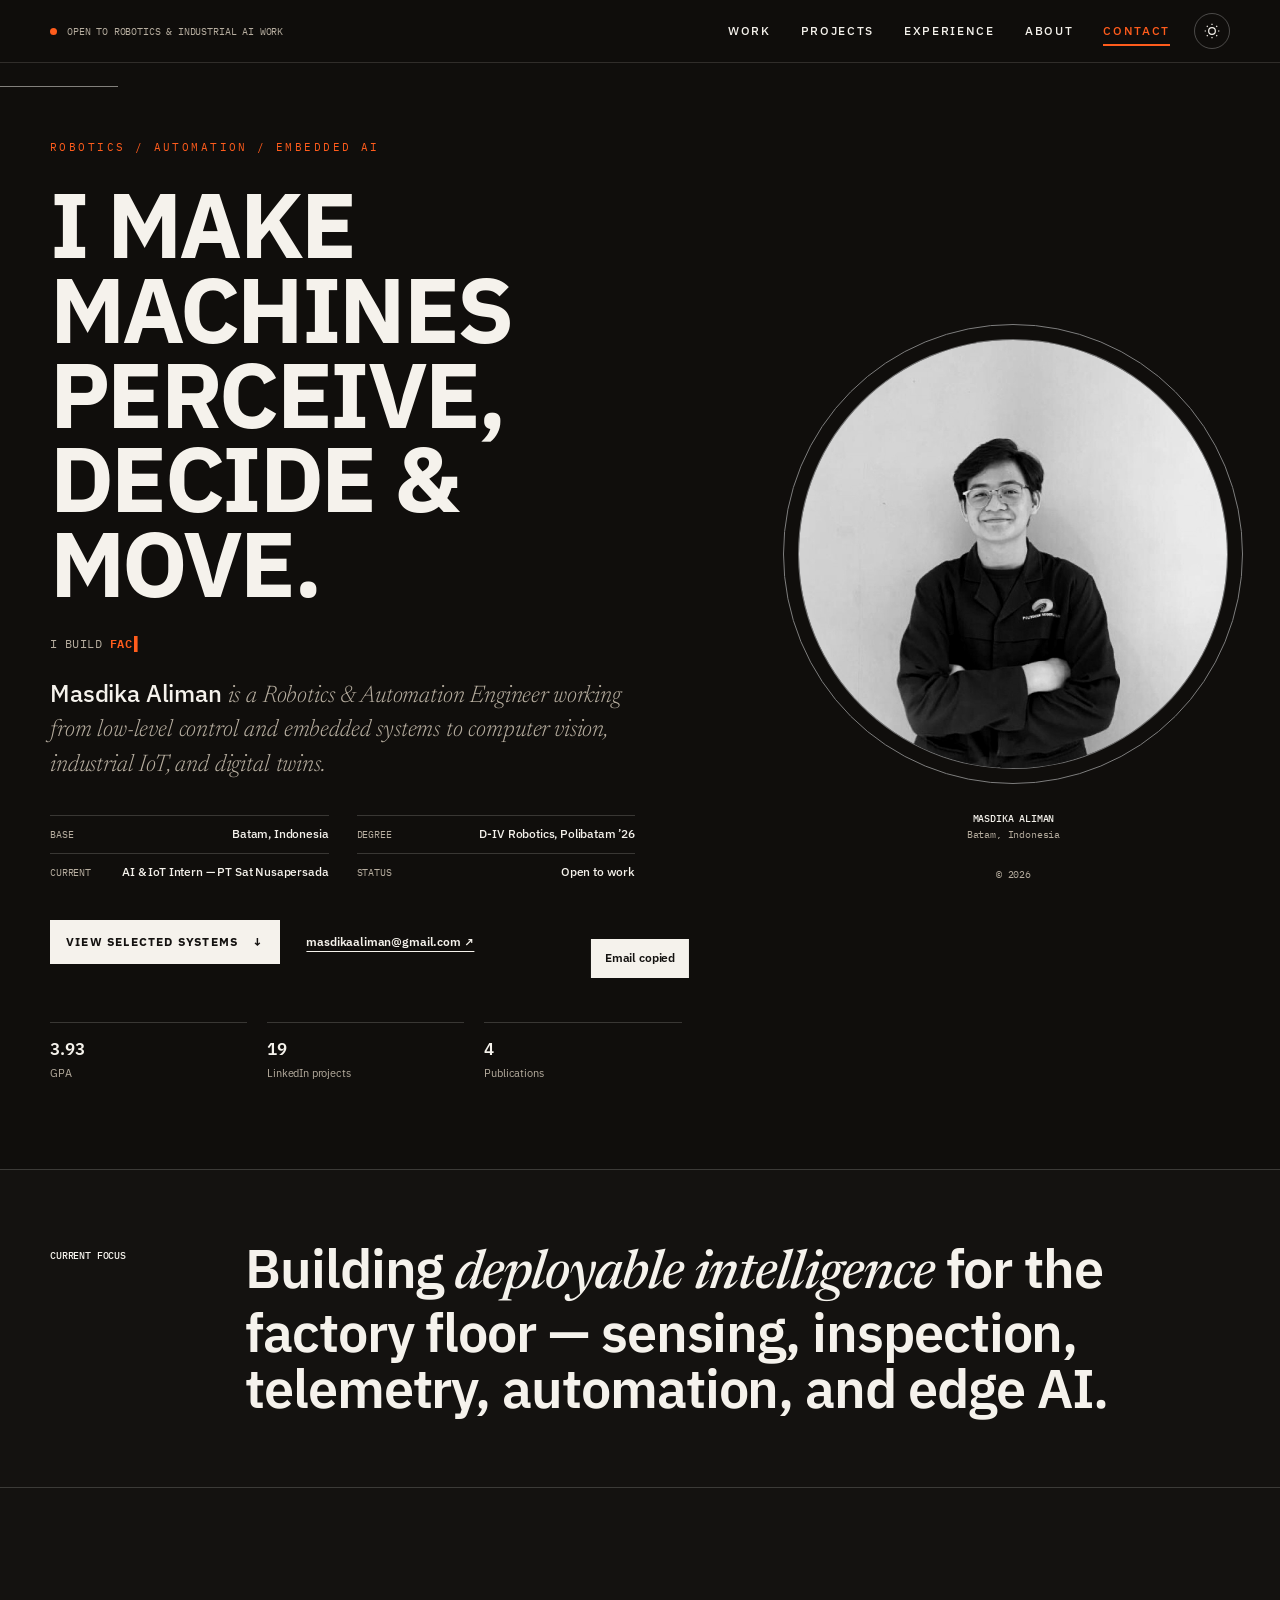
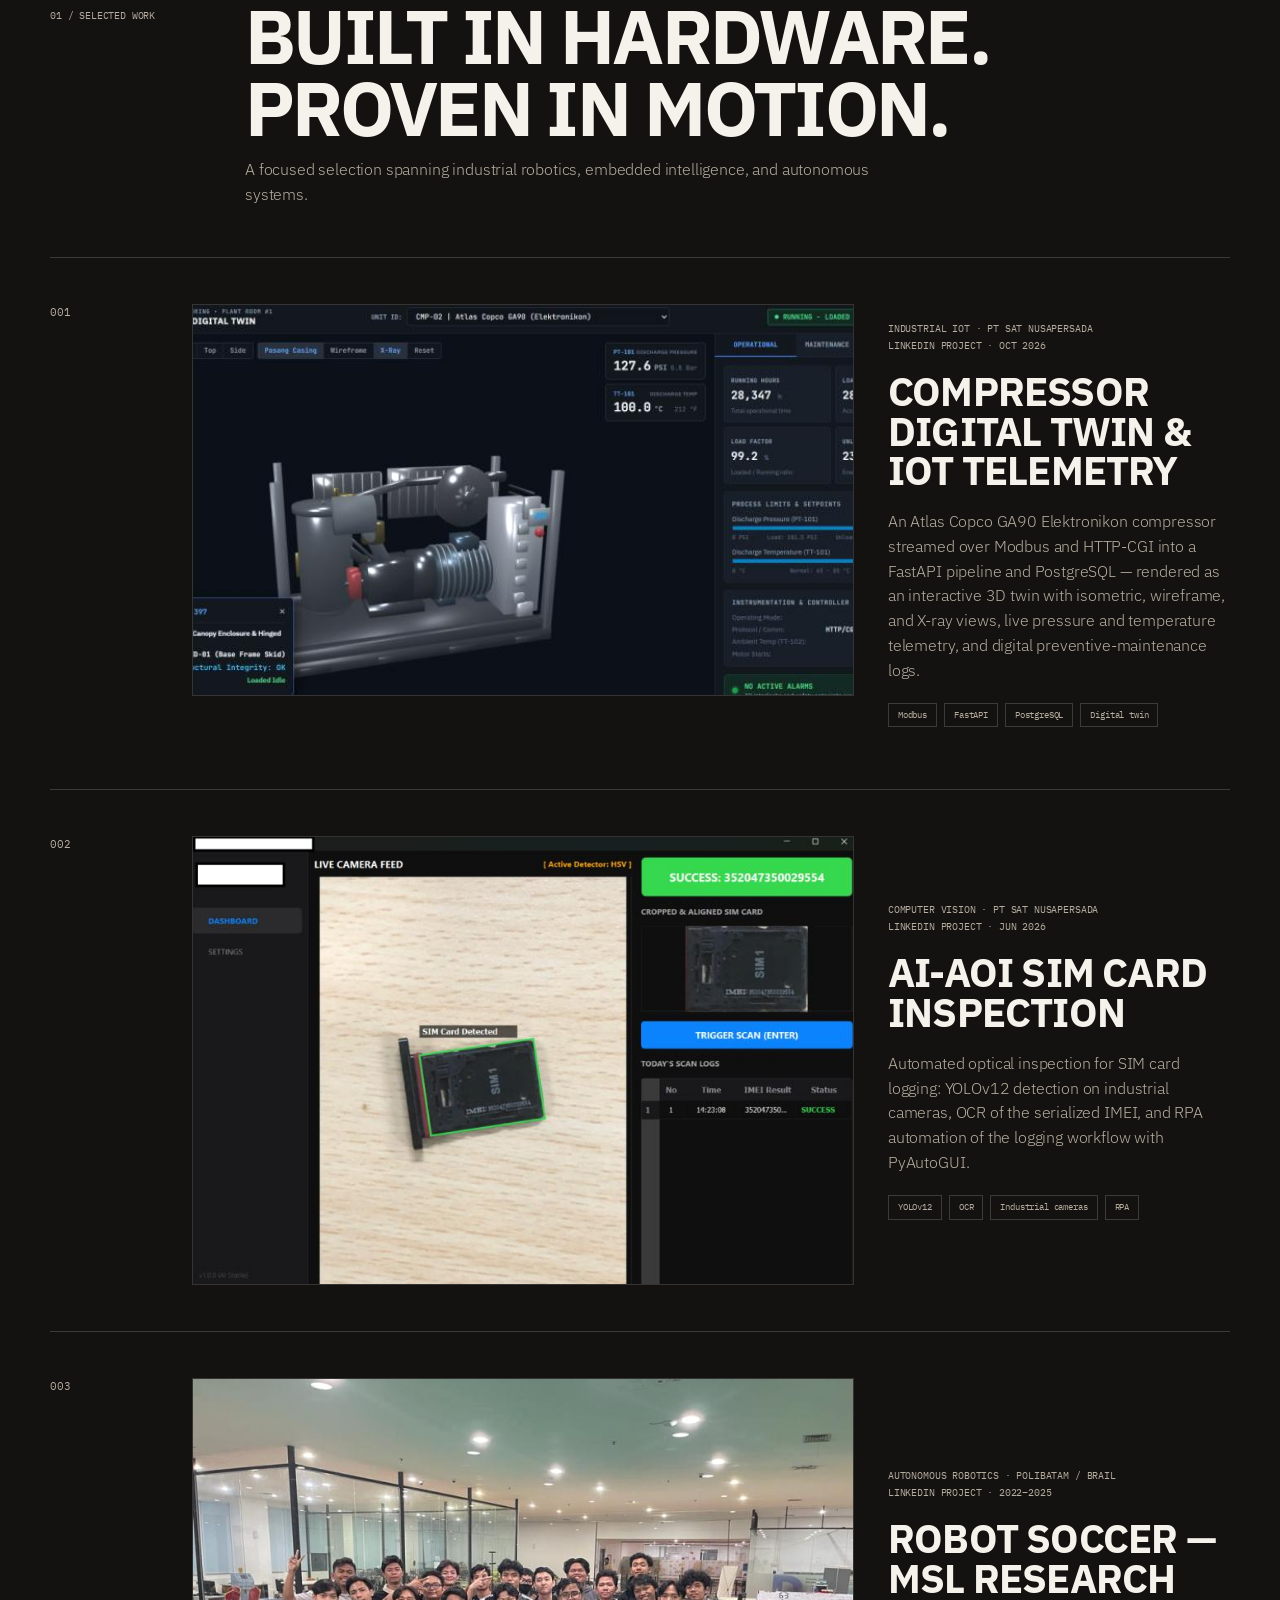
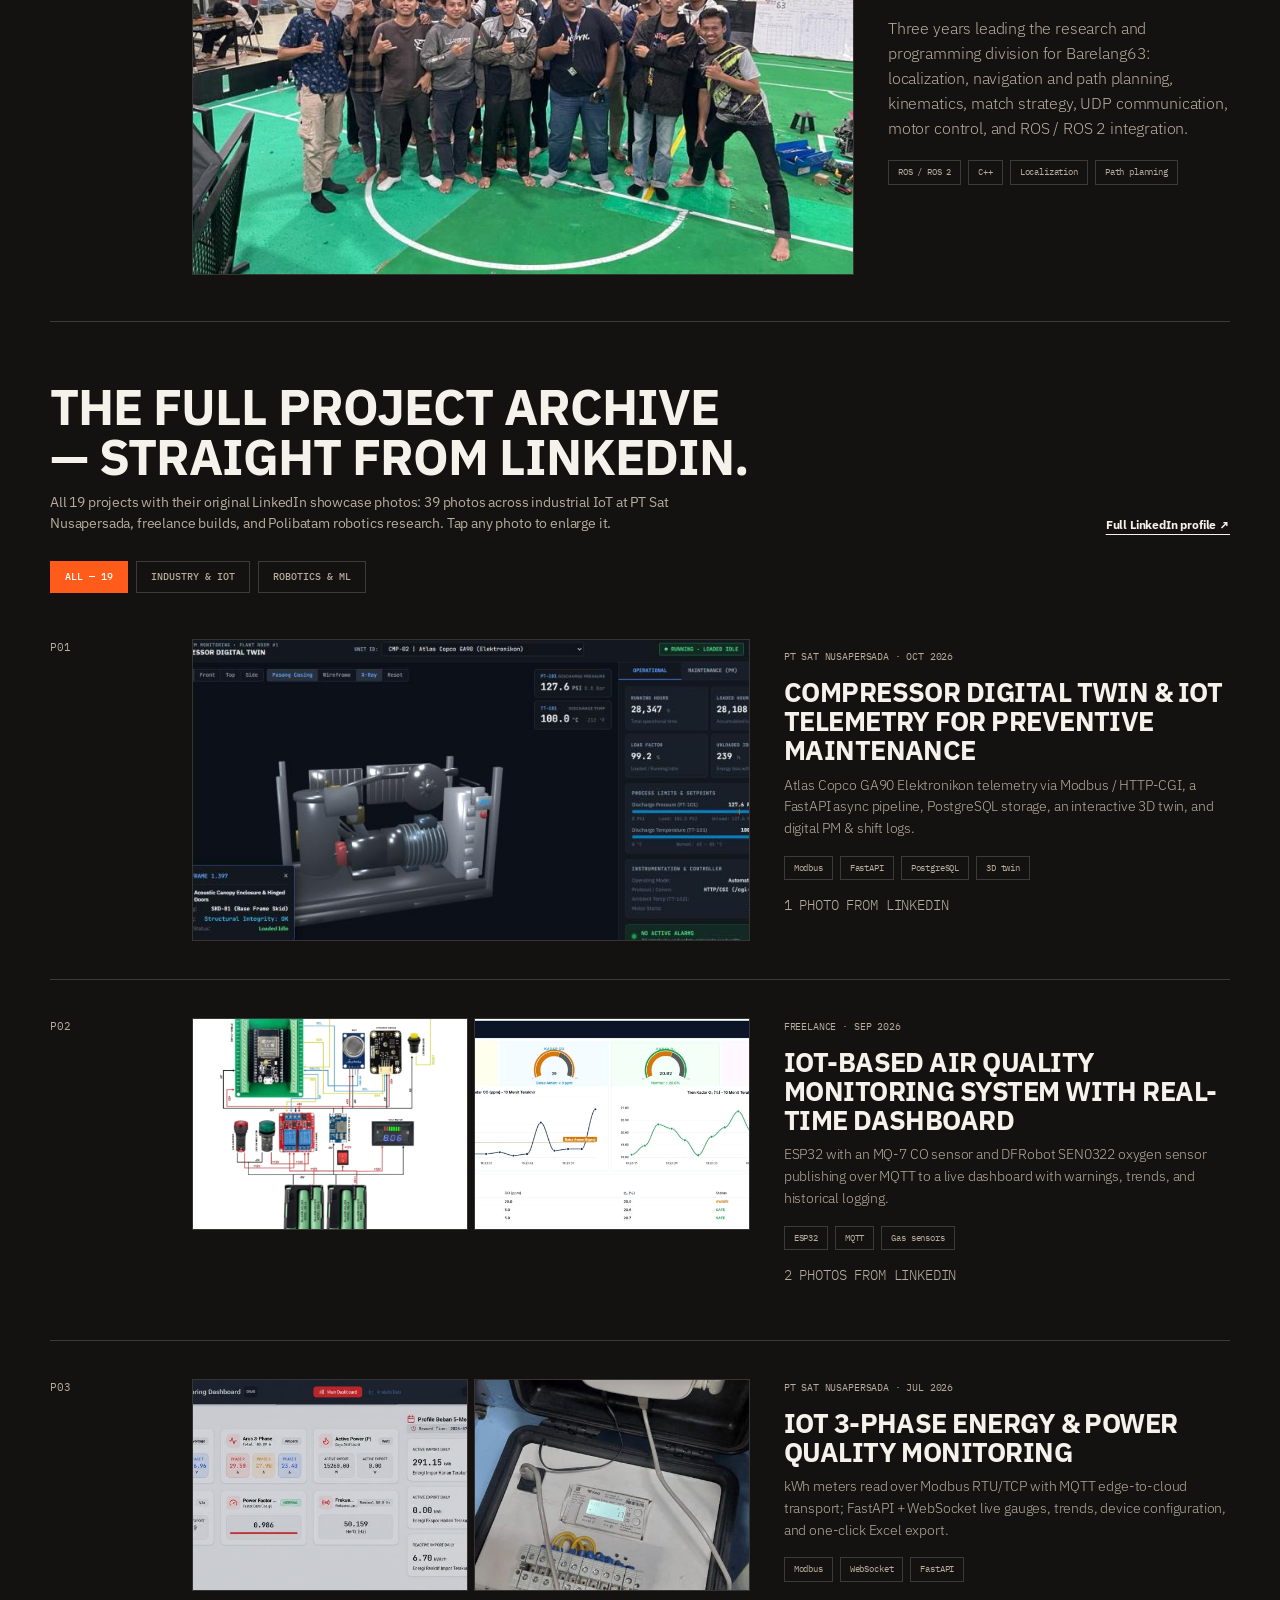
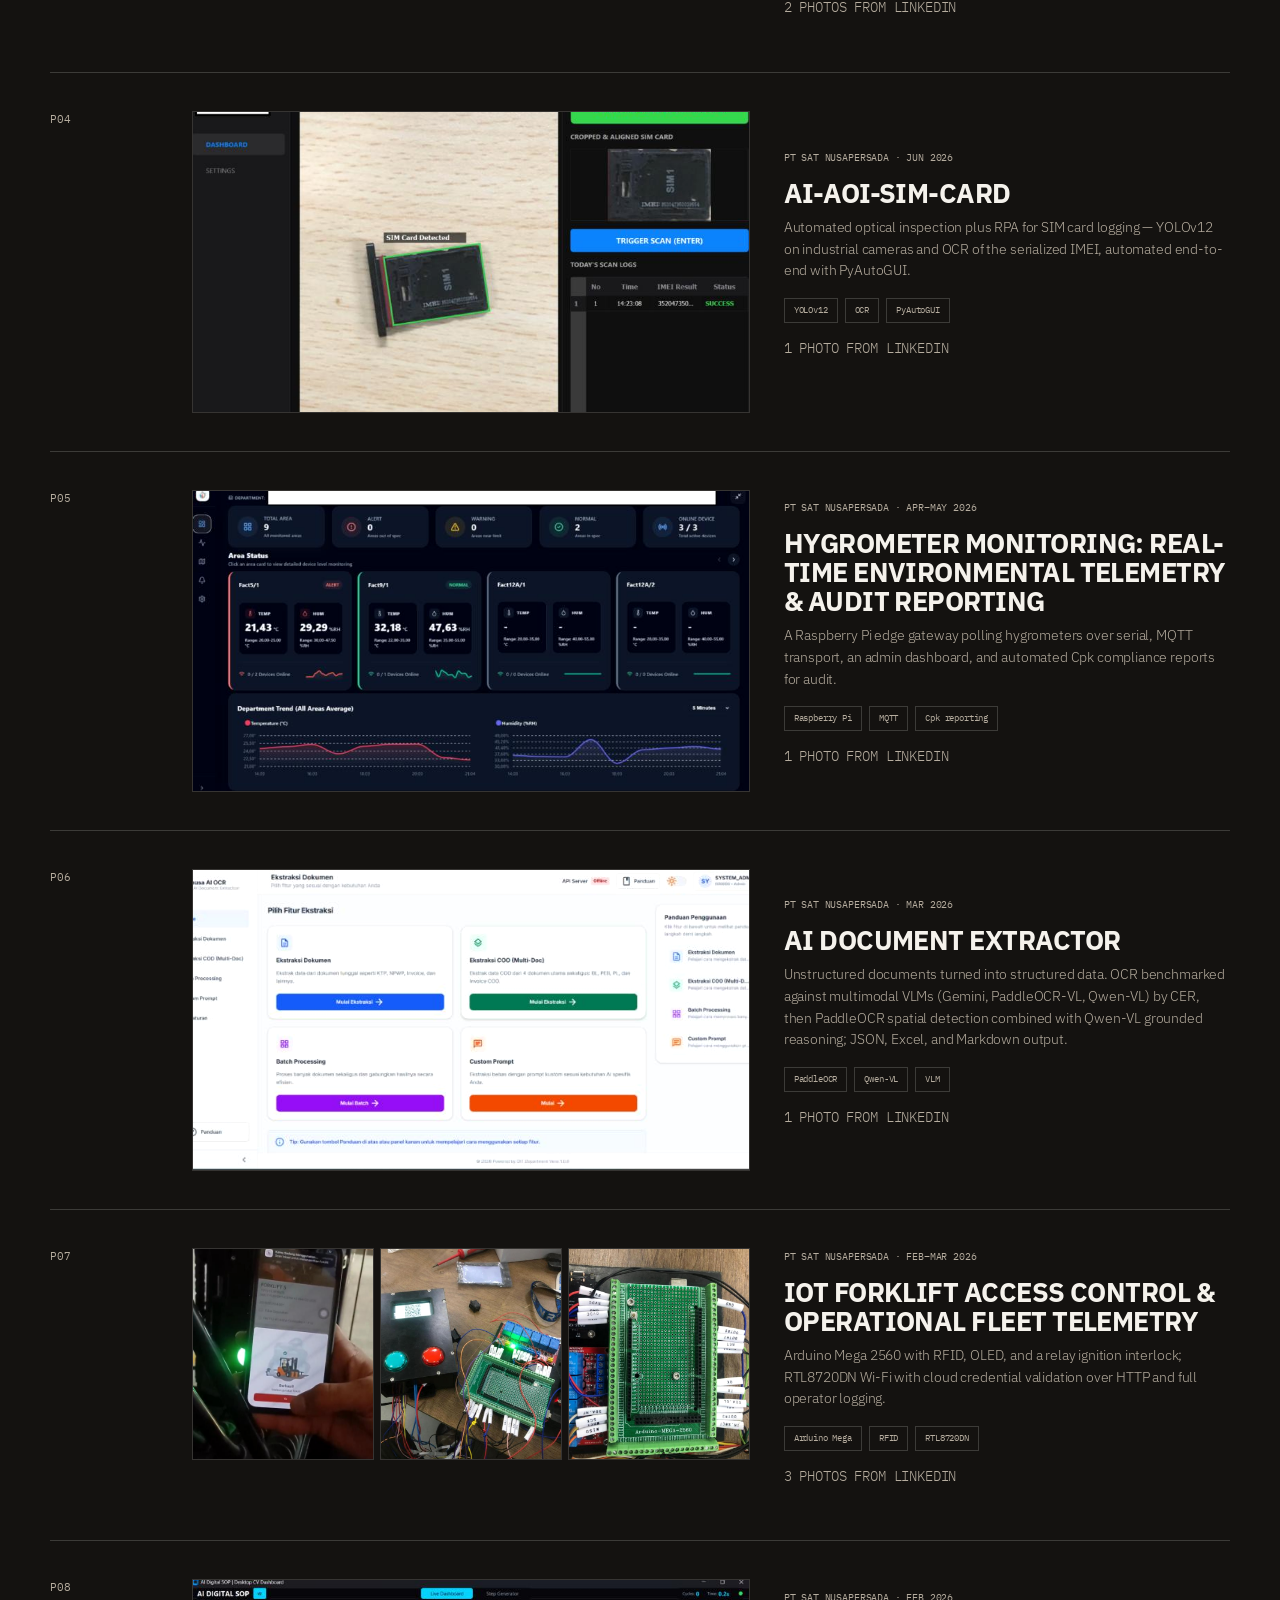
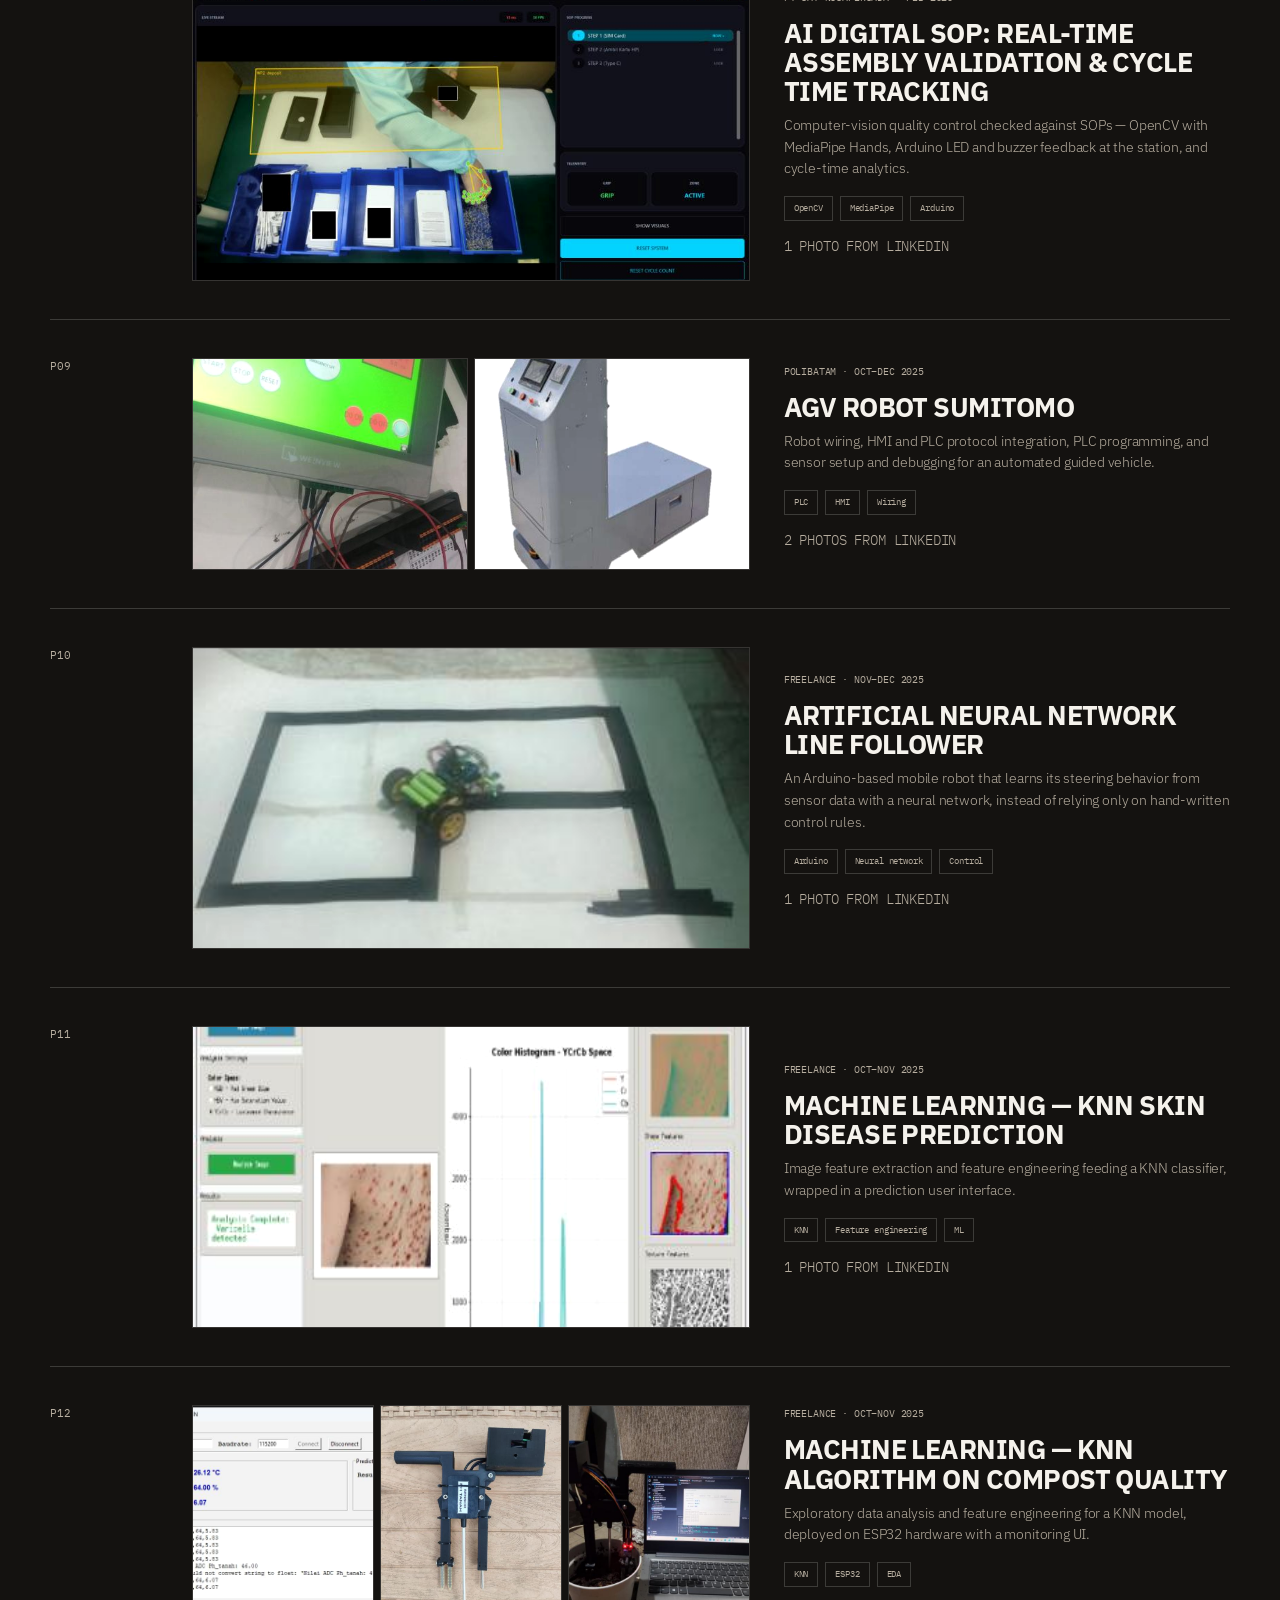
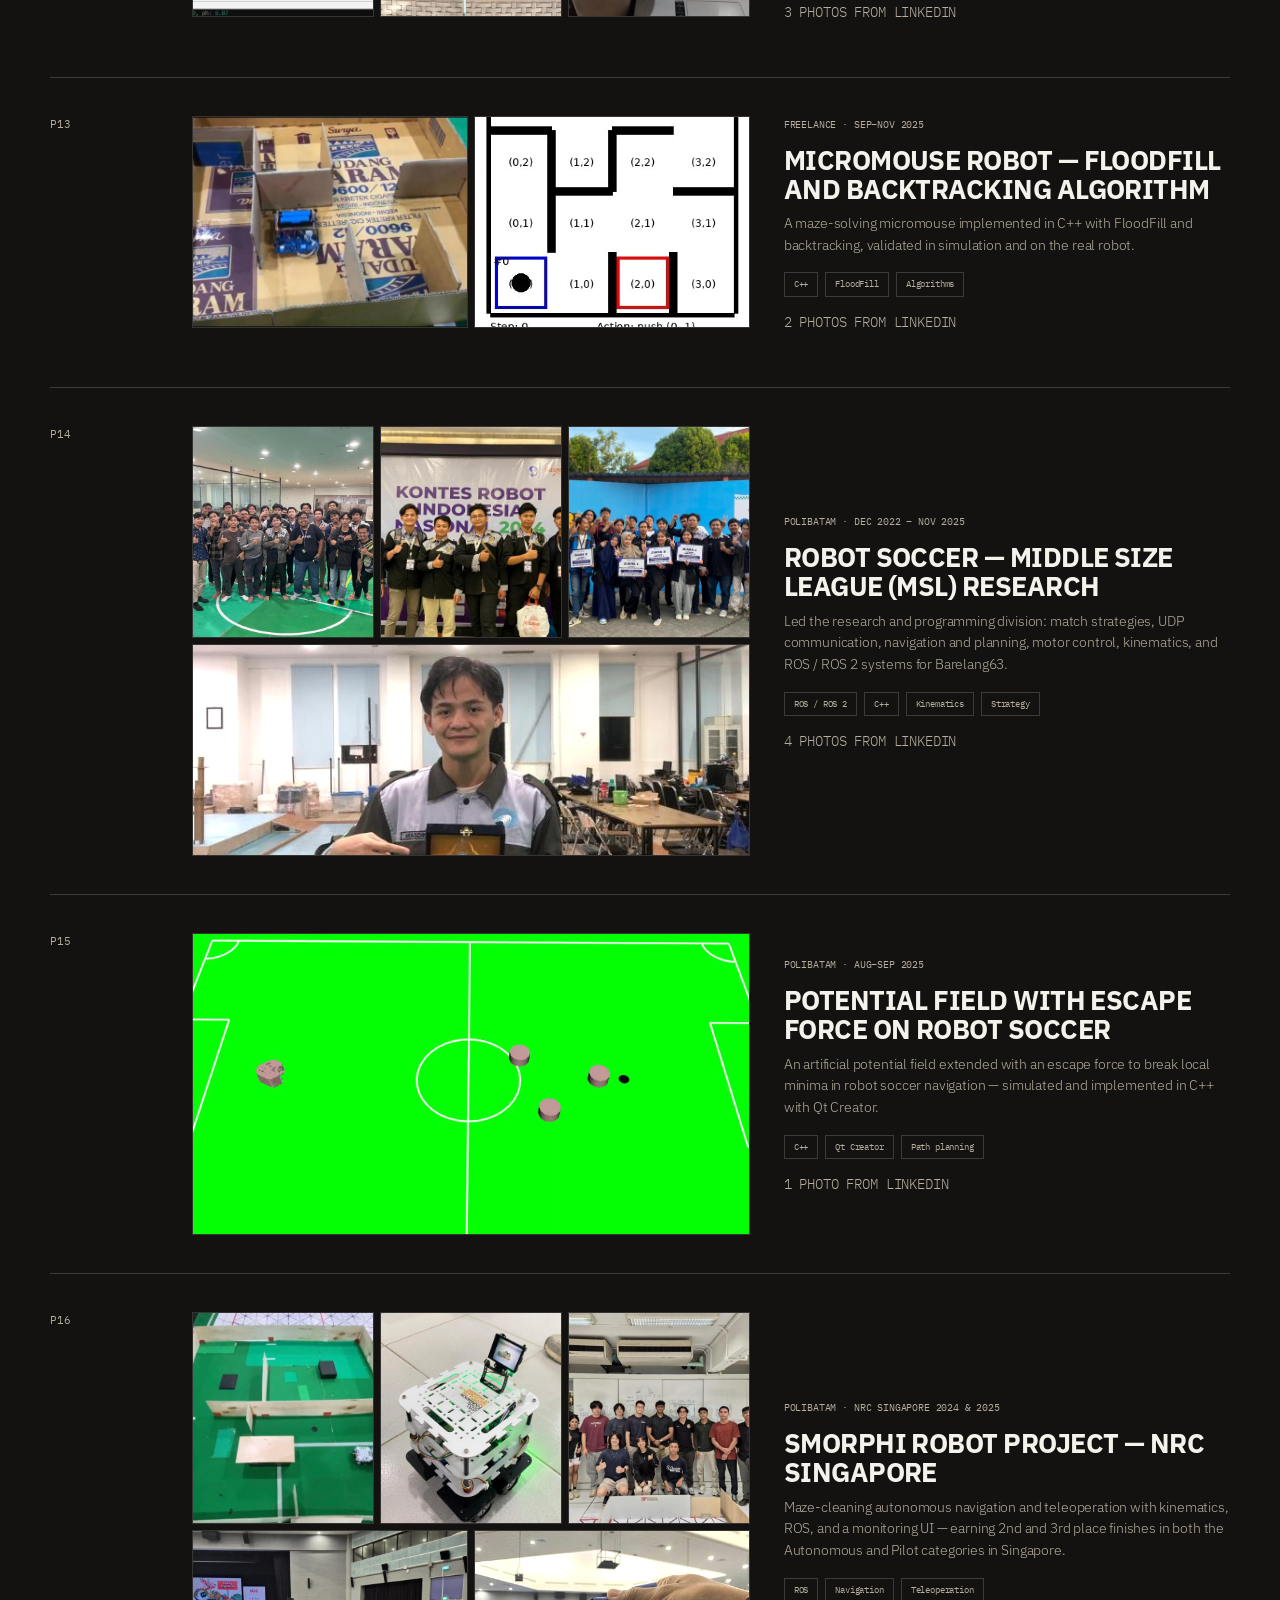
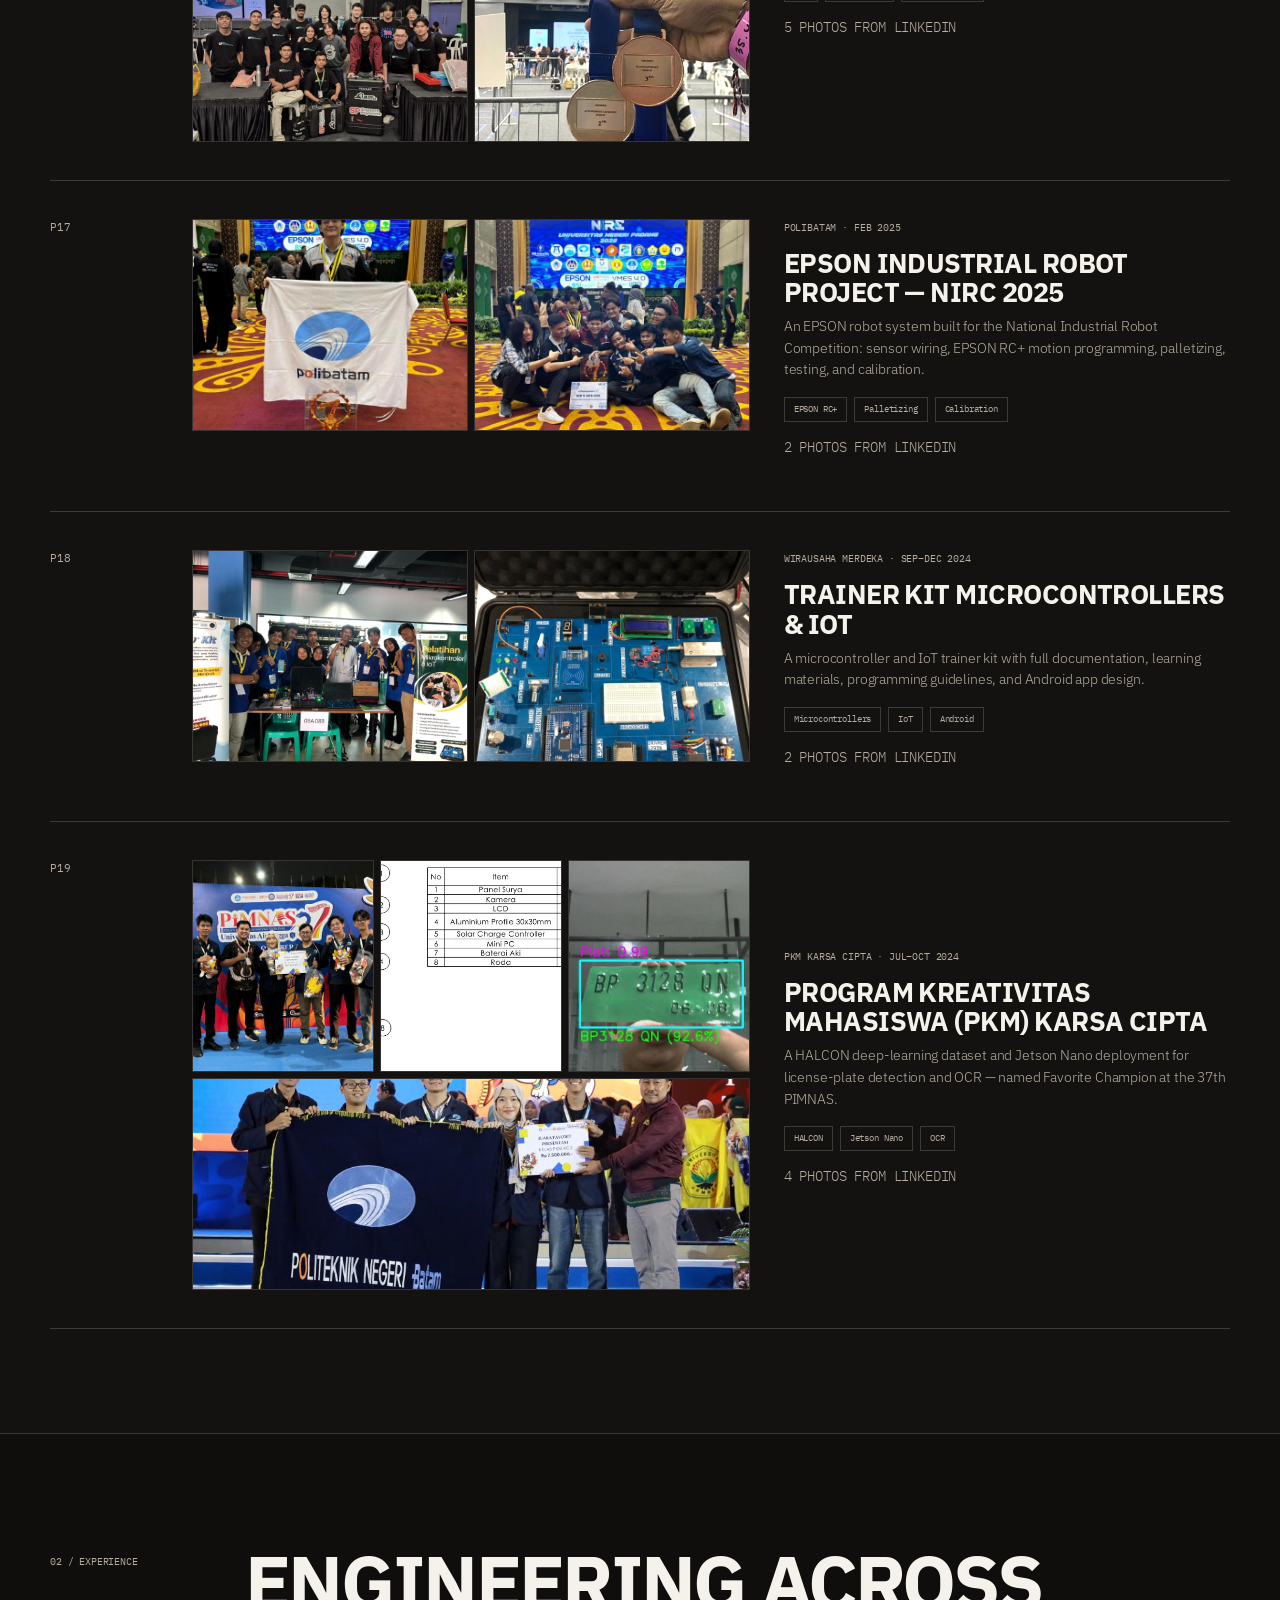
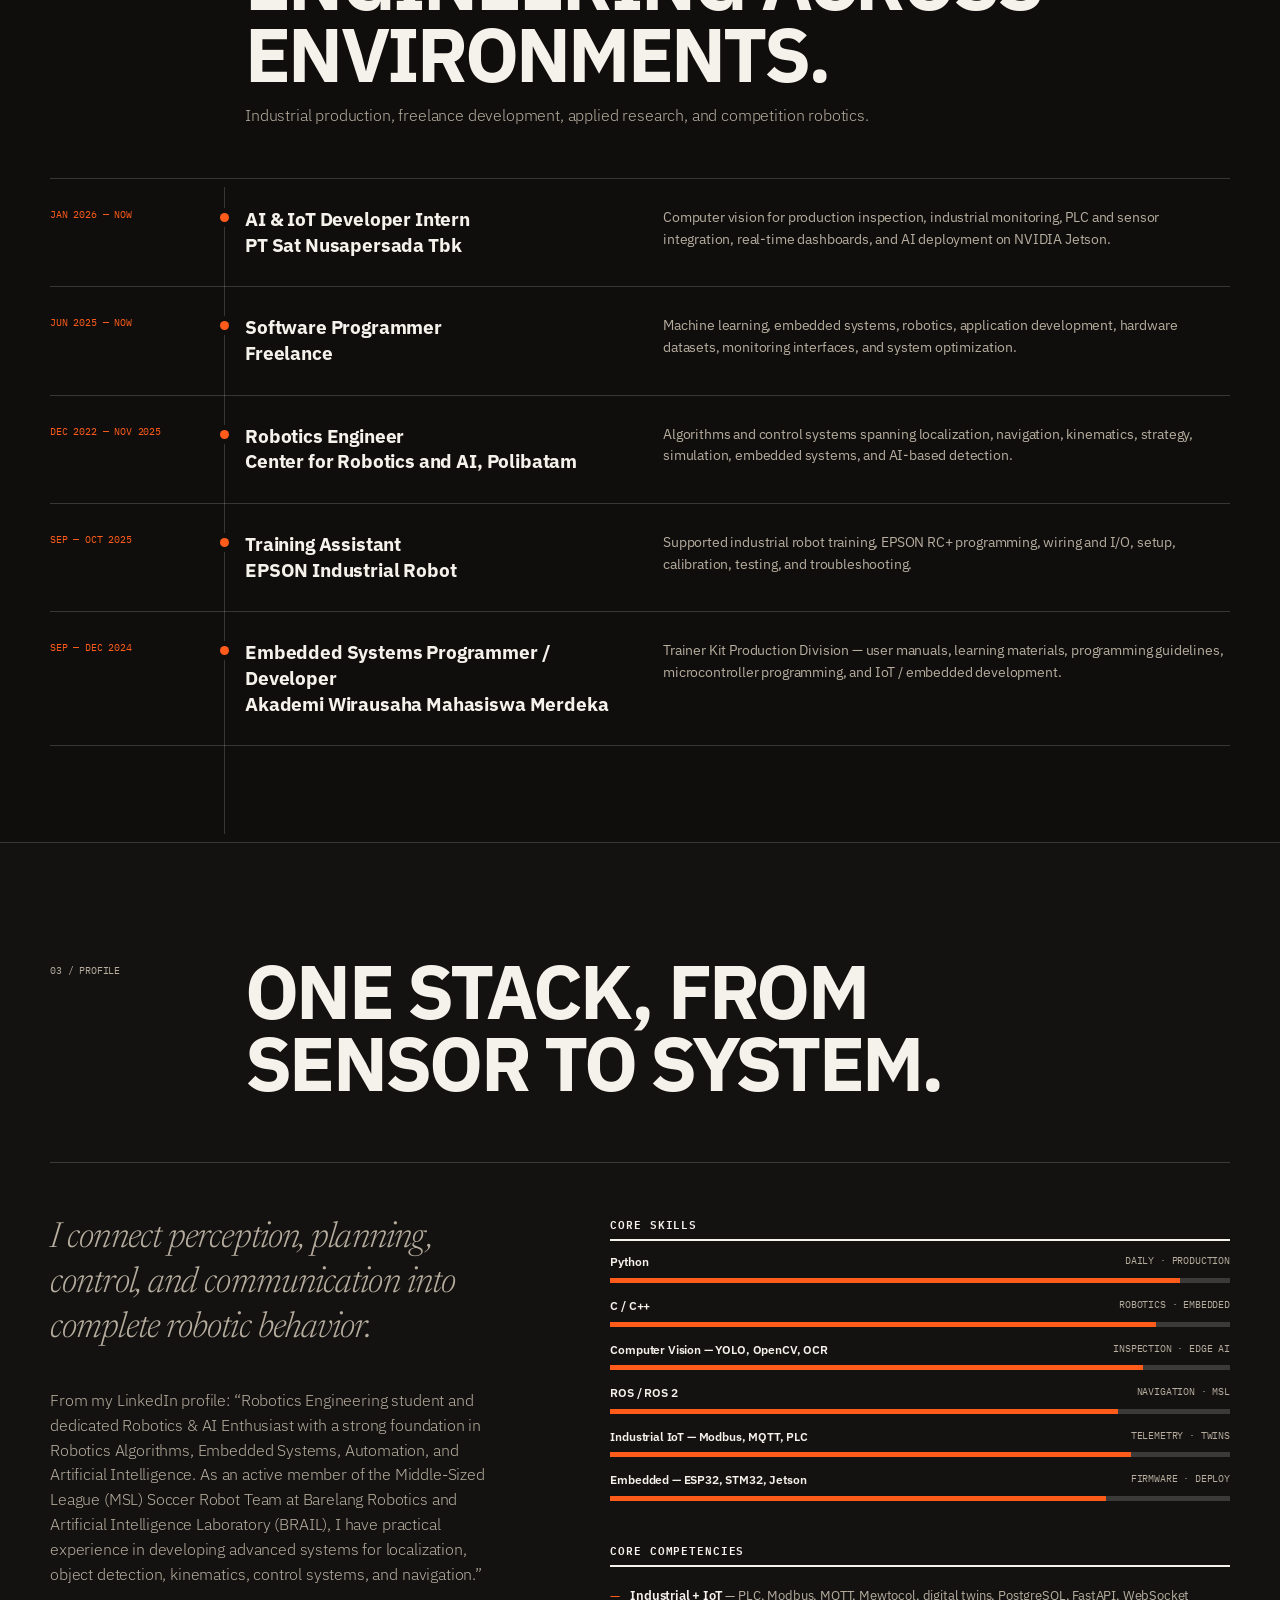
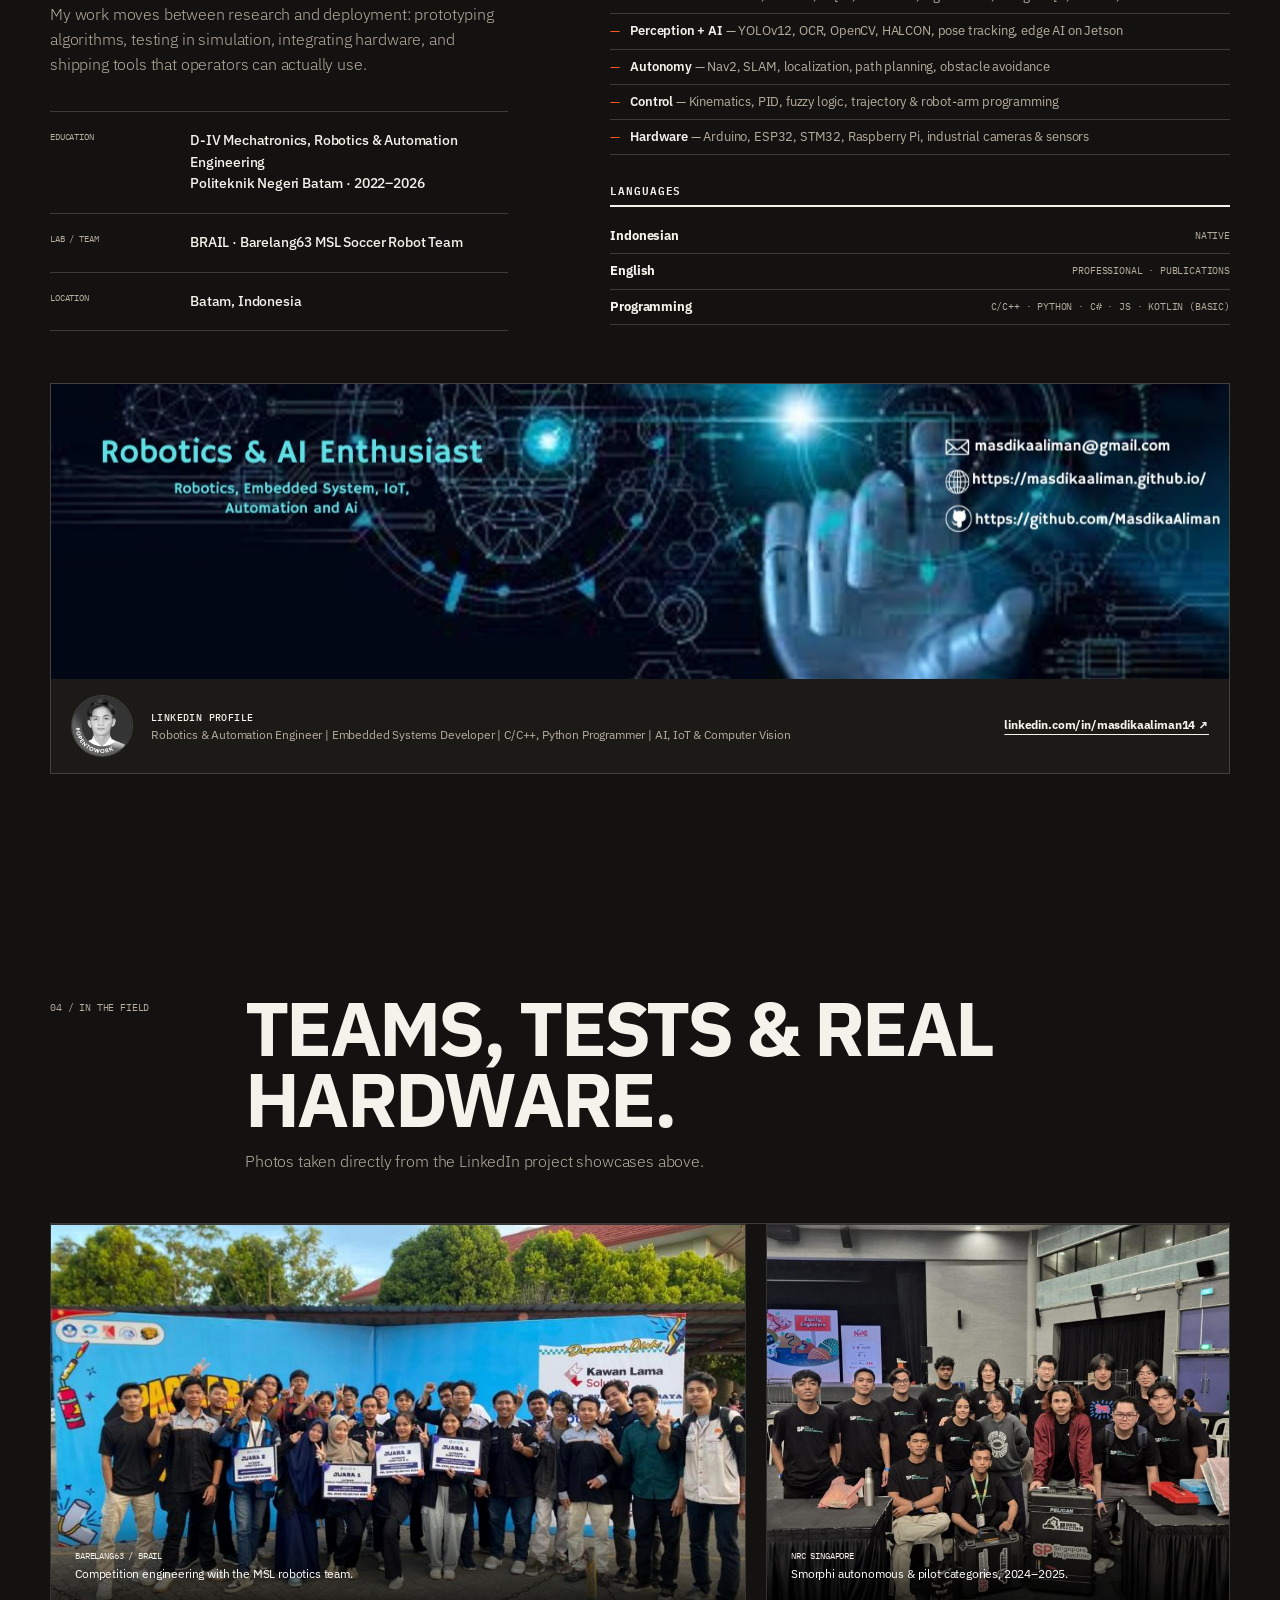
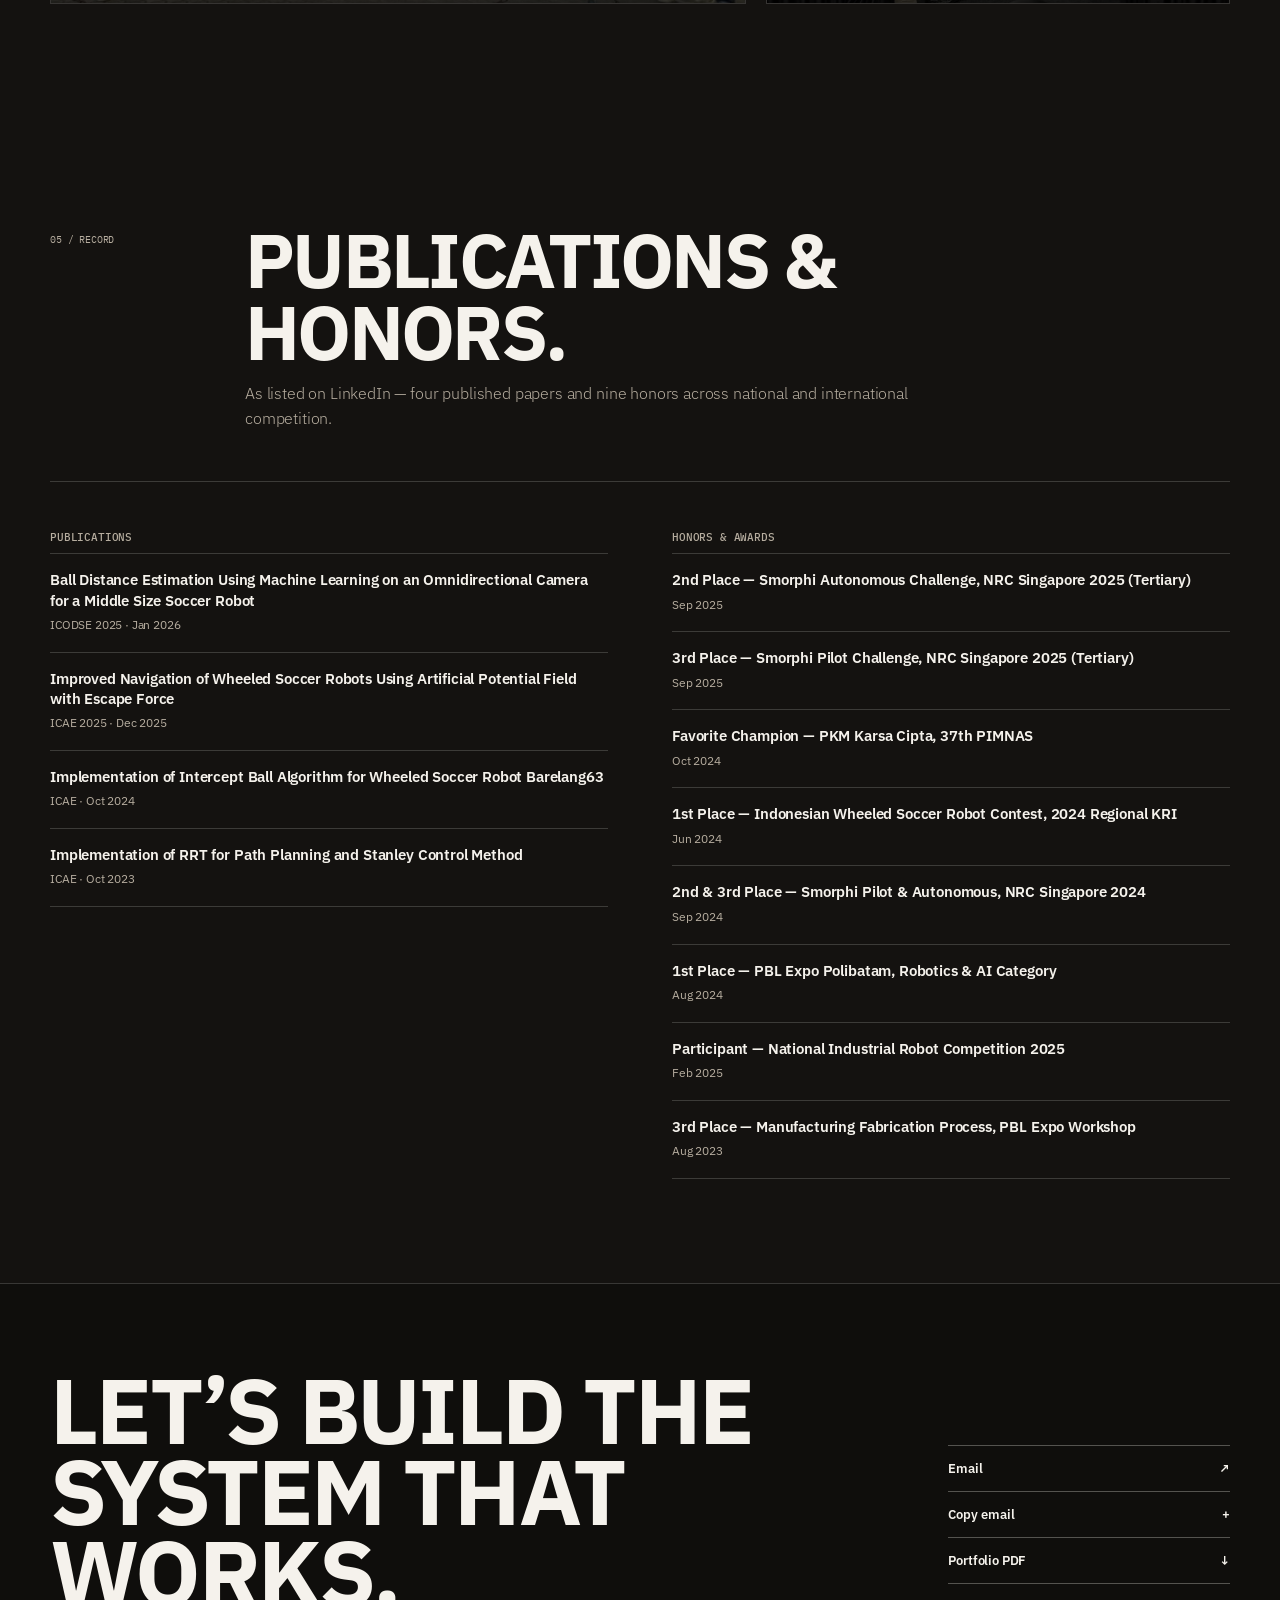
<file: index.html>
<!DOCTYPE html><html lang="en"><head><meta charSet="utf-8"/><meta name="viewport" content="width=device-width, initial-scale=1, viewport-fit=cover"/><meta name="viewport" content="width=device-width, initial-scale=1"/><link rel="preload" as="image" href="assets/profile-portfolio.png"/><link rel="preload" as="image" href="assets/li-p01-digital-twin.jpg"/><link rel="preload" as="image" href="assets/li-p04-aoi.jpg"/><link rel="preload" as="image" href="assets/li-p14-field.jpg"/><link rel="preload" as="image" href="assets/li-p14-pblexpo.jpg"/><link rel="preload" as="image" href="assets/li-p16-nrc2025.jpg"/><link rel="stylesheet" href="/_next/static/css/bb7ffa1081f40405.css" data-precedence="next"/><link rel="preload" as="script" fetchPriority="low" href="/_next/static/chunks/webpack-c8441f2d519541e3.js"/><script src="/_next/static/chunks/fd9d1056-701a57a01d1c3987.js" async=""></script><script src="/_next/static/chunks/117-9a395994199f2e7c.js" async=""></script><script src="/_next/static/chunks/main-app-871bc7816aec73dc.js" async=""></script><script src="/_next/static/chunks/app/page-7e81d59f26656a03.js" async=""></script><meta name="color-scheme" content="light dark"/><link rel="preconnect" href="https://fonts.googleapis.com"/><link rel="preconnect" href="https://fonts.gstatic.com" crossorigin="anonymous"/><link rel="icon" href="data:,"/><title>Masdika Aliman — Robotics &amp; Automation Engineer</title><meta name="description" content="Masdika Aliman — robotics, automation, AI, computer vision, and industrial IoT portfolio."/><link href="https://fonts.googleapis.com/css2?family=IBM+Plex+Sans:ital,wght@0,300;0,400;0,500;0,600;0,700;1,400&amp;family=IBM+Plex+Mono:wght@400;500;600&amp;family=Newsreader:ital,opsz,wght@1,6..72,400;1,6..72,500&amp;display=swap" rel="stylesheet"/><script src="/_next/static/chunks/polyfills-42372ed130431b0a.js" noModule=""></script></head><body><div id="scroll-progress" aria-hidden="true"></div><a class="skip" href="#work">Skip to selected work</a><div class="frame-decor" aria-hidden="true"><span class="fd-line fd-tl"></span><span class="fd-dots"><i></i><i></i><i></i></span><span class="fd-line fd-br"></span></div><nav class="site-nav" aria-label="Primary navigation"><div class="nav-inner wrap"><span class="nav-status"><span class="status-dot"></span>OPEN TO ROBOTICS &amp; INDUSTRIAL AI WORK</span><div class="nav-tools"><div class="nav-links"><a href="#work">Work</a><a href="#archive">Projects</a><a href="#experience">Experience</a><a href="#about">About</a><a href="#contact">Contact</a></div><button class="theme-toggle" type="button" aria-label="Switch theme" title="Switch theme"><svg viewBox="0 0 24 24" aria-hidden="true"><path d="M20.4 15.4A8.5 8.5 0 0 1 8.6 3.6 8.5 8.5 0 1 0 20.4 15.4Z"></path></svg></button></div></div></nav><main><div class="hero-shell"><header class="hero wrap"><div class="hero-copy"><p class="kicker">ROBOTICS / AUTOMATION / EMBEDDED AI</p><h1>I make machines perceive, decide &amp; move.</h1><p class="typed-line" aria-label="Current focus areas">I BUILD <strong id="typed-role">MSL ROBOT SOCCER SYSTEMS</strong><span class="caret" aria-hidden="true">▌</span></p><p class="hero-intro"><strong>Masdika Aliman</strong> is a Robotics &amp; Automation Engineer working from low-level control and embedded systems to computer vision, industrial IoT, and digital twins.</p><dl class="hero-facts" aria-label="Profile facts"><div><dt>BASE</dt><dd>Batam, Indonesia</dd></div><div><dt>DEGREE</dt><dd>D-IV Robotics, Polibatam ’26</dd></div><div><dt>CURRENT</dt><dd>AI &amp; IoT Intern — PT Sat Nusapersada</dd></div><div><dt>STATUS</dt><dd>Open to work</dd></div></dl><div class="hero-actions"><a class="button" href="#work">View selected systems <span aria-hidden="true">↓</span></a><a class="text-link" href="mailto:masdikaaliman@gmail.com">masdikaaliman@gmail.com ↗</a></div><div class="hero-index" aria-label="Profile facts"><div><strong>3.93</strong><span>GPA</span></div><div><strong>19</strong><span>LinkedIn projects</span></div><div><strong>4</strong><span>Publications</span></div></div></div><div class="hero-side"><figure class="portrait-frame"><img src="assets/profile-portfolio.png" alt="Portrait of Masdika Aliman from his portfolio"/><figcaption class="portrait-caption"><span><strong>MASDIKA ALIMAN</strong><br/>Batam, Indonesia</span><span>© 2026</span></figcaption></figure></div></header></div><section class="statement" aria-label="Engineering focus"><div class="wrap statement-grid"><span class="micro-label">CURRENT FOCUS</span><p>Building <em>deployable intelligence</em> for the factory floor — sensing, inspection, telemetry, automation, and edge AI.</p></div></section><section id="work" class="wrap featured" aria-labelledby="work-title"><header class="section-head"><span class="section-number">01 / SELECTED WORK</span><div><h2 id="work-title">Built in hardware.<br/>Proven in motion.</h2><p>A focused selection spanning industrial robotics, embedded intelligence, and autonomous systems.</p></div></header><article class="project"><span class="project-number">001</span><div class="project-media"><button class="zoomable" type="button" data-caption="Compressor Digital Twin — LinkedIn project photo, PT Sat Nusapersada"><img src="assets/li-p01-digital-twin.jpg" alt="Compressor digital twin dashboard with 3D model and live telemetry, from Masdika&#x27;s LinkedIn project"/></button></div><div class="project-copy"><div class="project-meta">INDUSTRIAL IOT · PT SAT NUSAPERSADA<br/>LINKEDIN PROJECT · OCT 2026</div><h3>Compressor Digital Twin &amp; IoT Telemetry</h3><p>An Atlas Copco GA90 Elektronikon compressor streamed over Modbus and HTTP-CGI into a FastAPI pipeline and PostgreSQL — rendered as an interactive 3D twin with isometric, wireframe, and X-ray views, live pressure and temperature telemetry, and digital preventive-maintenance logs.</p><p class="project-stack"><span>Modbus</span><span>FastAPI</span><span>PostgreSQL</span><span>Digital twin</span></p></div></article><article class="project"><span class="project-number">002</span><div class="project-media"><button class="zoomable" type="button" data-caption="AI-AOI SIM Card inspection — LinkedIn project photo, PT Sat Nusapersada"><img src="assets/li-p04-aoi.jpg" alt="AI optical inspection screen detecting a SIM card and reading its IMEI, from Masdika&#x27;s LinkedIn project"/></button></div><div class="project-copy"><div class="project-meta">COMPUTER VISION · PT SAT NUSAPERSADA<br/>LINKEDIN PROJECT · JUN 2026</div><h3>AI-AOI SIM Card Inspection</h3><p>Automated optical inspection for SIM card logging: YOLOv12 detection on industrial cameras, OCR of the serialized IMEI, and RPA automation of the logging workflow with PyAutoGUI.</p><p class="project-stack"><span>YOLOv12</span><span>OCR</span><span>Industrial cameras</span><span>RPA</span></p></div></article><article class="project"><span class="project-number">003</span><div class="project-media"><button class="zoomable" type="button" data-caption="Barelang63 MSL team on the robot soccer field — LinkedIn project photo"><img src="assets/li-p14-field.jpg" alt="Barelang63 robot soccer team standing on the green MSL field, from Masdika&#x27;s LinkedIn project"/></button></div><div class="project-copy"><div class="project-meta">AUTONOMOUS ROBOTICS · POLIBATAM / BRAIL<br/>LINKEDIN PROJECT · 2022–2025</div><h3>Robot Soccer — MSL Research</h3><p>Three years leading the research and programming division for Barelang63: localization, navigation and path planning, kinematics, match strategy, UDP communication, motor control, and ROS / ROS 2 integration.</p><p class="project-stack"><span>ROS / ROS 2</span><span>C++</span><span>Localization</span><span>Path planning</span></p></div></article></section><section id="archive" class="wrap archive" aria-labelledby="archive-title"><div class="archive-intro"><div><h3 id="archive-title">The full project archive — straight from LinkedIn.</h3><p>All 19 projects with their original LinkedIn showcase photos: 39 photos across industrial IoT at PT Sat Nusapersada, freelance builds, and Polibatam robotics research. Tap any photo to enlarge it.</p></div><a href="https://www.linkedin.com/in/masdikaaliman14/" target="_blank" rel="noopener">Full LinkedIn profile ↗</a></div><div class="archive-filters" role="group" aria-label="Filter projects"><button class="filter-btn" type="button" data-filter="all" aria-pressed="true">ALL — 19</button><button class="filter-btn" type="button" data-filter="industry" aria-pressed="false">INDUSTRY &amp; IOT</button><button class="filter-btn" type="button" data-filter="robotics" aria-pressed="false">ROBOTICS &amp; ML</button></div><article class="archive-item" data-cat="industry"><span class="project-number">P01</span><div class="archive-gallery"><button type="button" data-caption="Compressor Digital Twin &amp; IoT Telemetry — LinkedIn photo"><img src="assets/li-p01-digital-twin.jpg" alt="Compressor digital twin dashboard with 3D model, from LinkedIn" loading="lazy"/></button></div><div class="archive-copy"><div class="project-meta">PT SAT NUSAPERSADA · OCT 2026</div><h4>Compressor Digital Twin &amp; IoT Telemetry for Preventive Maintenance</h4><p>Atlas Copco GA90 Elektronikon telemetry via Modbus / HTTP-CGI, a FastAPI async pipeline, PostgreSQL storage, an interactive 3D twin, and digital PM &amp; shift logs.</p><p class="project-stack"><span>Modbus</span><span>FastAPI</span><span>PostgreSQL</span><span>3D twin</span></p><p class="photo-count">1 PHOTO FROM LINKEDIN</p></div></article><article class="archive-item" data-cat="industry"><span class="project-number">P02</span><div class="archive-gallery"><button type="button" data-caption="Air Quality Monitoring — sensor wiring, LinkedIn photo"><img src="assets/li-p02-wiring.jpg" alt="Air quality sensor unit wiring, from LinkedIn" loading="lazy"/></button><button type="button" data-caption="Air Quality Monitoring — real-time dashboard, LinkedIn photo"><img src="assets/li-p02-dashboard.jpg" alt="Air quality monitoring real-time dashboard, from LinkedIn" loading="lazy"/></button></div><div class="archive-copy"><div class="project-meta">FREELANCE · SEP 2026</div><h4>IoT-Based Air Quality Monitoring System with Real-Time Dashboard</h4><p>ESP32 with an MQ-7 CO sensor and DFRobot SEN0322 oxygen sensor publishing over MQTT to a live dashboard with warnings, trends, and historical logging.</p><p class="project-stack"><span>ESP32</span><span>MQTT</span><span>Gas sensors</span></p><p class="photo-count">2 PHOTOS FROM LINKEDIN</p></div></article><article class="archive-item" data-cat="industry"><span class="project-number">P03</span><div class="archive-gallery"><button type="button" data-caption="3-Phase Energy Monitoring — dashboard, LinkedIn photo"><img src="assets/li-p03-dashboard.jpg" alt="Three-phase energy monitoring dashboard, from LinkedIn" loading="lazy"/></button><button type="button" data-caption="3-Phase Energy Monitoring — meter device, LinkedIn photo"><img src="assets/li-p03-device.jpg" alt="Energy meter device installation, from LinkedIn" loading="lazy"/></button></div><div class="archive-copy"><div class="project-meta">PT SAT NUSAPERSADA · JUL 2026</div><h4>IoT 3-Phase Energy &amp; Power Quality Monitoring</h4><p>kWh meters read over Modbus RTU/TCP with MQTT edge-to-cloud transport; FastAPI + WebSocket live gauges, trends, device configuration, and one-click Excel export.</p><p class="project-stack"><span>Modbus</span><span>WebSocket</span><span>FastAPI</span></p><p class="photo-count">2 PHOTOS FROM LINKEDIN</p></div></article><article class="archive-item" data-cat="industry"><span class="project-number">P04</span><div class="archive-gallery"><button type="button" data-caption="AI-AOI SIM Card — live camera inspection, LinkedIn photo"><img src="assets/li-p04-aoi.jpg" alt="AI optical inspection of a SIM card with IMEI result, from LinkedIn" loading="lazy"/></button></div><div class="archive-copy"><div class="project-meta">PT SAT NUSAPERSADA · JUN 2026</div><h4>AI-AOI-SIM-CARD</h4><p>Automated optical inspection plus RPA for SIM card logging — YOLOv12 on industrial cameras and OCR of the serialized IMEI, automated end-to-end with PyAutoGUI.</p><p class="project-stack"><span>YOLOv12</span><span>OCR</span><span>PyAutoGUI</span></p><p class="photo-count">1 PHOTO FROM LINKEDIN</p></div></article><article class="archive-item" data-cat="industry"><span class="project-number">P05</span><div class="archive-gallery"><button type="button" data-caption="Hygrometer Monitoring — telemetry dashboard, LinkedIn photo"><img src="assets/li-p05-dashboard.jpg" alt="Hygrometer monitoring dashboard, from LinkedIn" loading="lazy"/></button></div><div class="archive-copy"><div class="project-meta">PT SAT NUSAPERSADA · APR–MAY 2026</div><h4>Hygrometer Monitoring: Real-Time Environmental Telemetry &amp; Audit Reporting</h4><p>A Raspberry Pi edge gateway polling hygrometers over serial, MQTT transport, an admin dashboard, and automated Cpk compliance reports for audit.</p><p class="project-stack"><span>Raspberry Pi</span><span>MQTT</span><span>Cpk reporting</span></p><p class="photo-count">1 PHOTO FROM LINKEDIN</p></div></article><article class="archive-item" data-cat="industry"><span class="project-number">P06</span><div class="archive-gallery"><button type="button" data-caption="AI Document Extractor — web frontend, LinkedIn photo"><img src="assets/li-p06-frontend.jpg" alt="AI document extractor interface, from LinkedIn" loading="lazy"/></button></div><div class="archive-copy"><div class="project-meta">PT SAT NUSAPERSADA · MAR 2026</div><h4>AI Document Extractor</h4><p>Unstructured documents turned into structured data. OCR benchmarked against multimodal VLMs (Gemini, PaddleOCR-VL, Qwen-VL) by CER, then PaddleOCR spatial detection combined with Qwen-VL grounded reasoning; JSON, Excel, and Markdown output.</p><p class="project-stack"><span>PaddleOCR</span><span>Qwen-VL</span><span>VLM</span></p><p class="photo-count">1 PHOTO FROM LINKEDIN</p></div></article><article class="archive-item" data-cat="industry"><span class="project-number">P07</span><div class="archive-gallery"><button type="button" data-caption="Forklift Access Control — RFID scan, LinkedIn photo"><img src="assets/li-p07-scan.jpg" alt="Forklift RFID access scan in use, from LinkedIn" loading="lazy"/></button><button type="button" data-caption="Forklift Access Control — control box, LinkedIn photo"><img src="assets/li-p07-box.jpg" alt="Forklift access control box hardware, from LinkedIn" loading="lazy"/></button><button type="button" data-caption="Forklift Access Control — internal wiring, LinkedIn photo"><img src="assets/li-p07-wiring.jpg" alt="Forklift access control internal wiring, from LinkedIn" loading="lazy"/></button></div><div class="archive-copy"><div class="project-meta">PT SAT NUSAPERSADA · FEB–MAR 2026</div><h4>IoT Forklift Access Control &amp; Operational Fleet Telemetry</h4><p>Arduino Mega 2560 with RFID, OLED, and a relay ignition interlock; RTL8720DN Wi-Fi with cloud credential validation over HTTP and full operator logging.</p><p class="project-stack"><span>Arduino Mega</span><span>RFID</span><span>RTL8720DN</span></p><p class="photo-count">3 PHOTOS FROM LINKEDIN</p></div></article><article class="archive-item" data-cat="industry"><span class="project-number">P08</span><div class="archive-gallery"><button type="button" data-caption="AI Digital SOP — assembly validation screen, LinkedIn photo"><img src="assets/li-p08-sop.jpg" alt="AI digital SOP assembly validation interface, from LinkedIn" loading="lazy"/></button></div><div class="archive-copy"><div class="project-meta">PT SAT NUSAPERSADA · FEB 2026</div><h4>AI Digital SOP: Real-Time Assembly Validation &amp; Cycle Time Tracking</h4><p>Computer-vision quality control checked against SOPs — OpenCV with MediaPipe Hands, Arduino LED and buzzer feedback at the station, and cycle-time analytics.</p><p class="project-stack"><span>OpenCV</span><span>MediaPipe</span><span>Arduino</span></p><p class="photo-count">1 PHOTO FROM LINKEDIN</p></div></article><article class="archive-item" data-cat="robotics"><span class="project-number">P09</span><div class="archive-gallery"><button type="button" data-caption="AGV Robot Sumitomo — HMI panel, LinkedIn photo"><img src="assets/li-p09-hmi.jpg" alt="AGV robot HMI panel, from LinkedIn" loading="lazy"/></button><button type="button" data-caption="AGV Robot Sumitomo — the AGV unit, LinkedIn photo"><img src="assets/li-p09-agv.jpg" alt="AGV robot unit, from LinkedIn" loading="lazy"/></button></div><div class="archive-copy"><div class="project-meta">POLIBATAM · OCT–DEC 2025</div><h4>AGV Robot Sumitomo</h4><p>Robot wiring, HMI and PLC protocol integration, PLC programming, and sensor setup and debugging for an automated guided vehicle.</p><p class="project-stack"><span>PLC</span><span>HMI</span><span>Wiring</span></p><p class="photo-count">2 PHOTOS FROM LINKEDIN</p></div></article><article class="archive-item" data-cat="robotics"><span class="project-number">P10</span><div class="archive-gallery"><button type="button" data-caption="Neural Network Line Follower — the robot, LinkedIn photo"><img src="assets/li-p10-linefollower.jpg" alt="Neural network line follower robot, from LinkedIn" loading="lazy"/></button></div><div class="archive-copy"><div class="project-meta">FREELANCE · NOV–DEC 2025</div><h4>Artificial Neural Network Line Follower</h4><p>An Arduino-based mobile robot that learns its steering behavior from sensor data with a neural network, instead of relying only on hand-written control rules.</p><p class="project-stack"><span>Arduino</span><span>Neural network</span><span>Control</span></p><p class="photo-count">1 PHOTO FROM LINKEDIN</p></div></article><article class="archive-item" data-cat="robotics"><span class="project-number">P11</span><div class="archive-gallery"><button type="button" data-caption="KNN Skin Disease Prediction — model output, LinkedIn photo"><img src="assets/li-p11-skin.jpg" alt="Skin disease prediction result interface, from LinkedIn" loading="lazy"/></button></div><div class="archive-copy"><div class="project-meta">FREELANCE · OCT–NOV 2025</div><h4>Machine Learning — KNN Skin Disease Prediction</h4><p>Image feature extraction and feature engineering feeding a KNN classifier, wrapped in a prediction user interface.</p><p class="project-stack"><span>KNN</span><span>Feature engineering</span><span>ML</span></p><p class="photo-count">1 PHOTO FROM LINKEDIN</p></div></article><article class="archive-item" data-cat="robotics"><span class="project-number">P12</span><div class="archive-gallery"><button type="button" data-caption="KNN Compost Quality — monitoring UI, LinkedIn photo"><img src="assets/li-p12-ui.jpg" alt="Compost quality monitoring interface, from LinkedIn" loading="lazy"/></button><button type="button" data-caption="KNN Compost Quality — sensing hardware, LinkedIn photo"><img src="assets/li-p12-alat1.jpg" alt="Compost quality sensing hardware, from LinkedIn" loading="lazy"/></button><button type="button" data-caption="KNN Compost Quality — device in the field, LinkedIn photo"><img src="assets/li-p12-alat2.jpg" alt="Compost quality device deployed, from LinkedIn" loading="lazy"/></button></div><div class="archive-copy"><div class="project-meta">FREELANCE · OCT–NOV 2025</div><h4>Machine Learning — KNN Algorithm on Compost Quality</h4><p>Exploratory data analysis and feature engineering for a KNN model, deployed on ESP32 hardware with a monitoring UI.</p><p class="project-stack"><span>KNN</span><span>ESP32</span><span>EDA</span></p><p class="photo-count">3 PHOTOS FROM LINKEDIN</p></div></article><article class="archive-item" data-cat="robotics"><span class="project-number">P13</span><div class="archive-gallery"><button type="button" data-caption="Micromouse Robot — the physical robot, LinkedIn photo"><img src="assets/li-p13-robot.jpg" alt="Micromouse robot on its maze, from LinkedIn" loading="lazy"/></button><button type="button" data-caption="Micromouse Robot — maze simulation, LinkedIn photo"><img src="assets/li-p13-sim.jpg" alt="Micromouse maze simulation, from LinkedIn" loading="lazy"/></button></div><div class="archive-copy"><div class="project-meta">FREELANCE · SEP–NOV 2025</div><h4>Micromouse Robot — FloodFill and Backtracking Algorithm</h4><p>A maze-solving micromouse implemented in C++ with FloodFill and backtracking, validated in simulation and on the real robot.</p><p class="project-stack"><span>C++</span><span>FloodFill</span><span>Algorithms</span></p><p class="photo-count">2 PHOTOS FROM LINKEDIN</p></div></article><article class="archive-item" data-cat="robotics"><span class="project-number">P14</span><div class="archive-gallery"><button type="button" data-caption="Robot Soccer MSL — team on the field, LinkedIn photo"><img src="assets/li-p14-field.jpg" alt="MSL robot soccer team on the field, from LinkedIn" loading="lazy"/></button><button type="button" data-caption="Robot Soccer MSL — Barelang63 team, LinkedIn photo"><img src="assets/li-p14-team.jpg" alt="Barelang63 team group photo, from LinkedIn" loading="lazy"/></button><button type="button" data-caption="Robot Soccer MSL — PBL Expo, LinkedIn photo"><img src="assets/li-p14-pblexpo.jpg" alt="Robot soccer at PBL Expo, from LinkedIn" loading="lazy"/></button><button type="button" data-caption="Robot Soccer MSL — KRI 2024, LinkedIn photo"><img src="assets/li-p14-kri2024.jpg" alt="Robot soccer at the 2024 Indonesian Robot Contest, from LinkedIn" loading="lazy"/></button></div><div class="archive-copy"><div class="project-meta">POLIBATAM · DEC 2022 – NOV 2025</div><h4>Robot Soccer — Middle Size League (MSL) Research</h4><p>Led the research and programming division: match strategies, UDP communication, navigation and planning, motor control, kinematics, and ROS / ROS 2 systems for Barelang63.</p><p class="project-stack"><span>ROS / ROS 2</span><span>C++</span><span>Kinematics</span><span>Strategy</span></p><p class="photo-count">4 PHOTOS FROM LINKEDIN</p></div></article><article class="archive-item" data-cat="robotics"><span class="project-number">P15</span><div class="archive-gallery"><button type="button" data-caption="Potential Field with Escape Force — simulation, LinkedIn photo"><img src="assets/li-p15-escape.jpg" alt="Potential field escape force simulation frame, from LinkedIn" loading="lazy"/></button></div><div class="archive-copy"><div class="project-meta">POLIBATAM · AUG–SEP 2025</div><h4>Potential Field with Escape Force on Robot Soccer</h4><p>An artificial potential field extended with an escape force to break local minima in robot soccer navigation — simulated and implemented in C++ with Qt Creator.</p><p class="project-stack"><span>C++</span><span>Qt Creator</span><span>Path planning</span></p><p class="photo-count">1 PHOTO FROM LINKEDIN</p></div></article><article class="archive-item" data-cat="robotics"><span class="project-number">P16</span><div class="archive-gallery"><button type="button" data-caption="Smorphi Robot — autonomous run at NRC, LinkedIn photo"><img src="assets/li-p16-autonomous.jpg" alt="Smorphi robot autonomous run, from LinkedIn" loading="lazy"/></button><button type="button" data-caption="Smorphi Robot — single robot unit, LinkedIn photo"><img src="assets/li-p16-single.jpg" alt="Smorphi robot unit close-up, from LinkedIn" loading="lazy"/></button><button type="button" data-caption="Smorphi Robot — NRC Singapore arena, LinkedIn photo"><img src="assets/li-p16-nrc.jpg" alt="Smorphi robot at NRC Singapore arena, from LinkedIn" loading="lazy"/></button><button type="button" data-caption="Smorphi Robot — NRC Singapore 2025, LinkedIn photo"><img src="assets/li-p16-nrc2025.jpg" alt="Smorphi robot at NRC Singapore 2025, from LinkedIn" loading="lazy"/></button><button type="button" data-caption="Smorphi Robot — award moment, LinkedIn photo"><img src="assets/li-p16-award.jpg" alt="Smorphi team award at NRC Singapore, from LinkedIn" loading="lazy"/></button></div><div class="archive-copy"><div class="project-meta">POLIBATAM · NRC SINGAPORE 2024 &amp; 2025</div><h4>Smorphi Robot Project — NRC Singapore</h4><p>Maze-cleaning autonomous navigation and teleoperation with kinematics, ROS, and a monitoring UI — earning 2nd and 3rd place finishes in both the Autonomous and Pilot categories in Singapore.</p><p class="project-stack"><span>ROS</span><span>Navigation</span><span>Teleoperation</span></p><p class="photo-count">5 PHOTOS FROM LINKEDIN</p></div></article><article class="archive-item" data-cat="robotics"><span class="project-number">P17</span><div class="archive-gallery"><button type="button" data-caption="EPSON Industrial Robot — NIRC 2025 closing ceremony, LinkedIn photo"><img src="assets/li-p17-nirc1.jpg" alt="Masdika holding the Polibatam flag with NIRC 2025 trophy, from LinkedIn" loading="lazy"/></button><button type="button" data-caption="EPSON Industrial Robot — NIRC 2025 competition, LinkedIn photo"><img src="assets/li-p17-nirc2.jpg" alt="EPSON industrial robot at NIRC 2025, from LinkedIn" loading="lazy"/></button></div><div class="archive-copy"><div class="project-meta">POLIBATAM · FEB 2025</div><h4>EPSON Industrial Robot Project — NIRC 2025</h4><p>An EPSON robot system built for the National Industrial Robot Competition: sensor wiring, EPSON RC+ motion programming, palletizing, testing, and calibration.</p><p class="project-stack"><span>EPSON RC+</span><span>Palletizing</span><span>Calibration</span></p><p class="photo-count">2 PHOTOS FROM LINKEDIN</p></div></article><article class="archive-item" data-cat="robotics"><span class="project-number">P18</span><div class="archive-gallery"><button type="button" data-caption="Trainer Kit Microcontrollers &amp; IoT — the kit, LinkedIn photo"><img src="assets/li-p18-kit1.jpg" alt="Microcontroller and IoT trainer kit, from LinkedIn" loading="lazy"/></button><button type="button" data-caption="Trainer Kit Microcontrollers &amp; IoT — kit detail, LinkedIn photo"><img src="assets/li-p18-kit2.jpg" alt="Trainer kit detail view, from LinkedIn" loading="lazy"/></button></div><div class="archive-copy"><div class="project-meta">WIRAUSAHA MERDEKA · SEP–DEC 2024</div><h4>Trainer Kit Microcontrollers &amp; IoT</h4><p>A microcontroller and IoT trainer kit with full documentation, learning materials, programming guidelines, and Android app design.</p><p class="project-stack"><span>Microcontrollers</span><span>IoT</span><span>Android</span></p><p class="photo-count">2 PHOTOS FROM LINKEDIN</p></div></article><article class="archive-item" data-cat="robotics"><span class="project-number">P19</span><div class="archive-gallery"><button type="button" data-caption="PKM Karsa Cipta — detection device, LinkedIn photo"><img src="assets/li-p19-device.jpg" alt="PKM license plate detection device, from LinkedIn" loading="lazy"/></button><button type="button" data-caption="PKM Karsa Cipta — hardware build, LinkedIn photo"><img src="assets/li-p19-alat.jpg" alt="PKM Karsa Cipta hardware, from LinkedIn" loading="lazy"/></button><button type="button" data-caption="PKM Karsa Cipta — detection output, LinkedIn photo"><img src="assets/li-p19-ssd.jpg" alt="License plate detection output screen, from LinkedIn" loading="lazy"/></button><button type="button" data-caption="PKM Karsa Cipta — PIMNAS 37 presentation, LinkedIn photo"><img src="assets/li-p19-pimnas.jpg" alt="PKM team at PIMNAS 37, from LinkedIn" loading="lazy"/></button></div><div class="archive-copy"><div class="project-meta">PKM KARSA CIPTA · JUL–OCT 2024</div><h4>Program Kreativitas Mahasiswa (PKM) Karsa Cipta</h4><p>A HALCON deep-learning dataset and Jetson Nano deployment for license-plate detection and OCR — named Favorite Champion at the 37th PIMNAS.</p><p class="project-stack"><span>HALCON</span><span>Jetson Nano</span><span>OCR</span></p><p class="photo-count">4 PHOTOS FROM LINKEDIN</p></div></article></section><section id="experience" class="experience-shell" aria-labelledby="experience-title"><div class="wrap"><header class="section-head"><span class="section-number">02 / EXPERIENCE</span><div><h2 id="experience-title">Engineering across environments.</h2><p>Industrial production, freelance development, applied research, and competition robotics.</p></div></header><div class="experience-list"><article class="experience-row"><time>JAN 2026 — NOW</time><h3>AI &amp; IoT Developer Intern<br/>PT Sat Nusapersada Tbk</h3><p>Computer vision for production inspection, industrial monitoring, PLC and sensor integration, real-time dashboards, and AI deployment on NVIDIA Jetson.</p></article><article class="experience-row"><time>JUN 2025 — NOW</time><h3>Software Programmer<br/>Freelance</h3><p>Machine learning, embedded systems, robotics, application development, hardware datasets, monitoring interfaces, and system optimization.</p></article><article class="experience-row"><time>DEC 2022 — NOV 2025</time><h3>Robotics Engineer<br/>Center for Robotics and AI, Polibatam</h3><p>Algorithms and control systems spanning localization, navigation, kinematics, strategy, simulation, embedded systems, and AI-based detection.</p></article><article class="experience-row"><time>SEP — OCT 2025</time><h3>Training Assistant<br/>EPSON Industrial Robot</h3><p>Supported industrial robot training, EPSON RC+ programming, wiring and I/O, setup, calibration, testing, and troubleshooting.</p></article><article class="experience-row"><time>SEP — DEC 2024</time><h3>Embedded Systems Programmer / Developer<br/>Akademi Wirausaha Mahasiswa Merdeka</h3><p>Trainer Kit Production Division — user manuals, learning materials, programming guidelines, microcontroller programming, and IoT / embedded development.</p></article></div></div></section><section id="about" class="wrap" aria-labelledby="about-title"><header class="section-head"><span class="section-number">03 / PROFILE</span><div><h2 id="about-title">One stack, from sensor to system.</h2></div></header><div class="about-grid"><div class="about-copy"><p class="about-lead">I connect perception, planning, control, and communication into complete robotic behavior.</p><p>From my LinkedIn profile: “Robotics Engineering student and dedicated Robotics &amp; AI Enthusiast with a strong foundation in Robotics Algorithms, Embedded Systems, Automation, and Artificial Intelligence. As an active member of the Middle-Sized League (MSL) Soccer Robot Team at Barelang Robotics and Artificial Intelligence Laboratory (BRAIL), I have practical experience in developing advanced systems for localization, object detection, kinematics, control systems, and navigation.”</p><p>My work moves between research and deployment: prototyping algorithms, testing in simulation, integrating hardware, and shipping tools that operators can actually use.</p><div class="education"><div class="education-row"><span>EDUCATION</span><strong>D-IV Mechatronics, Robotics &amp; Automation Engineering<br/>Politeknik Negeri Batam · 2022–2026</strong></div><div class="education-row"><span>LAB / TEAM</span><strong>BRAIL · Barelang63 MSL Soccer Robot Team</strong></div><div class="education-row"><span>LOCATION</span><strong>Batam, Indonesia</strong></div></div></div><aside class="cv-sidebar reveal" aria-label="Skills, competencies and languages"><div class="cv-block"><h3>CORE SKILLS</h3><div class="skillbar"><div class="skillbar-head"><strong>Python</strong><span>DAILY · PRODUCTION</span></div><div class="bar"><i style="--w:92%"></i></div></div><div class="skillbar"><div class="skillbar-head"><strong>C / C++</strong><span>ROBOTICS · EMBEDDED</span></div><div class="bar"><i style="--w:88%"></i></div></div><div class="skillbar"><div class="skillbar-head"><strong>Computer Vision — YOLO, OpenCV, OCR</strong><span>INSPECTION · EDGE AI</span></div><div class="bar"><i style="--w:86%"></i></div></div><div class="skillbar"><div class="skillbar-head"><strong>ROS / ROS 2</strong><span>NAVIGATION · MSL</span></div><div class="bar"><i style="--w:82%"></i></div></div><div class="skillbar"><div class="skillbar-head"><strong>Industrial IoT — Modbus, MQTT, PLC</strong><span>TELEMETRY · TWINS</span></div><div class="bar"><i style="--w:84%"></i></div></div><div class="skillbar"><div class="skillbar-head"><strong>Embedded — ESP32, STM32, Jetson</strong><span>FIRMWARE · DEPLOY</span></div><div class="bar"><i style="--w:80%"></i></div></div></div><div class="cv-block"><h3>CORE COMPETENCIES</h3><ul class="comp-list"><li><span><strong>Industrial + IoT</strong> — PLC, Modbus, MQTT, Mewtocol, digital twins, PostgreSQL, FastAPI, WebSocket</span></li><li><span><strong>Perception + AI</strong> — YOLOv12, OCR, OpenCV, HALCON, pose tracking, edge AI on Jetson</span></li><li><span><strong>Autonomy</strong> — Nav2, SLAM, localization, path planning, obstacle avoidance</span></li><li><span><strong>Control</strong> — Kinematics, PID, fuzzy logic, trajectory &amp; robot-arm programming</span></li><li><span><strong>Hardware</strong> — Arduino, ESP32, STM32, Raspberry Pi, industrial cameras &amp; sensors</span></li></ul></div><div class="cv-block"><h3>LANGUAGES</h3><div class="lang-row"><strong>Indonesian</strong><span>NATIVE</span></div><div class="lang-row"><strong>English</strong><span>PROFESSIONAL · PUBLICATIONS</span></div><div class="lang-row"><strong>Programming</strong><span>C/C++ · PYTHON · C# · JS · KOTLIN (BASIC)</span></div></div></aside></div><div class="linkedin-strip"><figure class="linkedin-banner"><img src="assets/li-banner.jpg" alt="Masdika Aliman&#x27;s LinkedIn banner — Robotics &amp; AI Enthusiast" loading="lazy"/><figcaption><img class="linkedin-avatar" src="assets/li-foto-profil.jpg" alt="Masdika Aliman&#x27;s LinkedIn profile photo" loading="lazy"/><span><strong>LINKEDIN PROFILE</strong><br/>Robotics &amp; Automation Engineer | Embedded Systems Developer | C/C++, Python Programmer | AI, IoT &amp; Computer Vision</span><a href="https://www.linkedin.com/in/masdikaaliman14/" target="_blank" rel="noopener">linkedin.com/in/masdikaaliman14 ↗</a></figcaption></figure></div></section><section class="wrap proof" aria-labelledby="proof-title"><header class="section-head"><span class="section-number">04 / IN THE FIELD</span><div><h2 id="proof-title">Teams, tests &amp; real hardware.</h2><p>Photos taken directly from the LinkedIn project showcases above.</p></div></header><div class="proof-grid"><figure class="proof-figure"><button class="zoomable" type="button" data-caption="Barelang63 at PBL Expo — LinkedIn project photo"><img src="assets/li-p14-pblexpo.jpg" alt="Barelang63 robot soccer demonstration at PBL Expo, from LinkedIn"/></button><figcaption><span>BARELANG63 / BRAIL</span><br/>Competition engineering with the MSL robotics team.</figcaption></figure><figure class="proof-figure"><button class="zoomable" type="button" data-caption="Smorphi at NRC Singapore 2025 — LinkedIn project photo"><img src="assets/li-p16-nrc2025.jpg" alt="Smorphi robot competing at NRC Singapore 2025, from LinkedIn"/></button><figcaption><span>NRC SINGAPORE</span><br/>Smorphi autonomous &amp; pilot categories, 2024–2025.</figcaption></figure></div></section><section id="record" class="wrap" aria-labelledby="record-title"><header class="section-head"><span class="section-number">05 / RECORD</span><div><h2 id="record-title">Publications &amp; honors.</h2><p>As listed on LinkedIn — four published papers and nine honors across national and international competition.</p></div></header><div class="record-grid"><div class="record-col"><h3>PUBLICATIONS</h3><div class="record-row"><strong>Ball Distance Estimation Using Machine Learning on an Omnidirectional Camera for a Middle Size Soccer Robot</strong><span>ICODSE 2025 · Jan 2026</span></div><div class="record-row"><strong>Improved Navigation of Wheeled Soccer Robots Using Artificial Potential Field with Escape Force</strong><span>ICAE 2025 · Dec 2025</span></div><div class="record-row"><strong>Implementation of Intercept Ball Algorithm for Wheeled Soccer Robot Barelang63</strong><span>ICAE · Oct 2024</span></div><div class="record-row"><strong>Implementation of RRT for Path Planning and Stanley Control Method</strong><span>ICAE · Oct 2023</span></div></div><div class="record-col"><h3>HONORS &amp; AWARDS</h3><div class="record-row"><strong>2nd Place — Smorphi Autonomous Challenge, NRC Singapore 2025 (Tertiary)</strong><span>Sep 2025</span></div><div class="record-row"><strong>3rd Place — Smorphi Pilot Challenge, NRC Singapore 2025 (Tertiary)</strong><span>Sep 2025</span></div><div class="record-row"><strong>Favorite Champion — PKM Karsa Cipta, 37th PIMNAS</strong><span>Oct 2024</span></div><div class="record-row"><strong>1st Place — Indonesian Wheeled Soccer Robot Contest, 2024 Regional KRI</strong><span>Jun 2024</span></div><div class="record-row"><strong>2nd &amp; 3rd Place — Smorphi Pilot &amp; Autonomous, NRC Singapore 2024</strong><span>Sep 2024</span></div><div class="record-row"><strong>1st Place — PBL Expo Polibatam, Robotics &amp; AI Category</strong><span>Aug 2024</span></div><div class="record-row"><strong>Participant — National Industrial Robot Competition 2025</strong><span>Feb 2025</span></div><div class="record-row"><strong>3rd Place — Manufacturing Fabrication Process, PBL Expo Workshop</strong><span>Aug 2023</span></div></div></div></section><section id="contact" class="contact" aria-labelledby="contact-title"><div class="wrap"><div class="contact-grid"><div><h2 id="contact-title">Let’s build the system that works.</h2><p>Open to robotics, industrial AI, IoT, computer vision, and embedded development opportunities.</p></div><div class="contact-actions"><a class="contact-link" href="mailto:masdikaaliman@gmail.com"><span>Email</span><span aria-hidden="true">↗</span></a><button class="copy-email" type="button" data-email="masdikaaliman@gmail.com"><span>Copy email</span><span aria-hidden="true">+</span></button><a class="contact-link" href="assets/Masdika-Aliman-Portfolio-2026.pdf" download=""><span>Portfolio PDF</span><span aria-hidden="true">↓</span></a><a class="contact-link" href="https://www.linkedin.com/in/masdikaaliman14/" target="_blank" rel="noopener"><span>LinkedIn</span><span aria-hidden="true">↗</span></a><a class="contact-link" href="https://github.com/MasdikaAliman" target="_blank" rel="noopener"><span>GitHub</span><span aria-hidden="true">↗</span></a></div></div><div class="footer-line"><span>MASDIKA ALIMAN · ROBOTICS &amp; AUTOMATION</span><span>BATAM, INDONESIA · 2026</span></div></div></section></main><div class="lightbox" id="lightbox" role="dialog" aria-modal="true" aria-label="Photo viewer" hidden=""><figure><img id="lightbox-img" src="assets/li-p01-digital-twin.jpg" alt=""/><figcaption><span id="lightbox-caption"></span><button class="lightbox-close" type="button" id="lightbox-close">CLOSE ✕</button></figcaption></figure></div><div class="toast" role="status" aria-live="polite">Email copied</div><script src="/_next/static/chunks/webpack-c8441f2d519541e3.js" async=""></script><script>(self.__next_f=self.__next_f||[]).push([0]);self.__next_f.push([2,null])</script><script>self.__next_f.push([1,"1:HL[\"/_next/static/css/bb7ffa1081f40405.css\",\"style\"]\n"])</script><script>self.__next_f.push([1,"2:I[2846,[],\"\"]\n4:I[9107,[],\"ClientPageRoot\"]\n5:I[8445,[\"931\",\"static/chunks/app/page-7e81d59f26656a03.js\"],\"default\",1]\n6:I[4707,[],\"\"]\n7:I[6423,[],\"\"]\n9:I[1060,[],\"\"]\na:[]\n"])</script><script>self.__next_f.push([1,"0:[\"$\",\"$L2\",null,{\"buildId\":\"Oj2Pa2OcznTIY6m8mI8xn\",\"assetPrefix\":\"\",\"urlParts\":[\"\",\"\"],\"initialTree\":[\"\",{\"children\":[\"__PAGE__\",{}]},\"$undefined\",\"$undefined\",true],\"initialSeedData\":[\"\",{\"children\":[\"__PAGE__\",{},[[\"$L3\",[\"$\",\"$L4\",null,{\"props\":{\"params\":{},\"searchParams\":{}},\"Component\":\"$5\"}],null],null],null]},[[[[\"$\",\"link\",\"0\",{\"rel\":\"stylesheet\",\"href\":\"/_next/static/css/bb7ffa1081f40405.css\",\"precedence\":\"next\",\"crossOrigin\":\"$undefined\"}]],[\"$\",\"html\",null,{\"lang\":\"en\",\"children\":[[\"$\",\"head\",null,{\"children\":[[\"$\",\"meta\",null,{\"name\":\"viewport\",\"content\":\"width=device-width, initial-scale=1, viewport-fit=cover\"}],[\"$\",\"meta\",null,{\"name\":\"color-scheme\",\"content\":\"light dark\"}],[\"$\",\"link\",null,{\"rel\":\"preconnect\",\"href\":\"https://fonts.googleapis.com\"}],[\"$\",\"link\",null,{\"rel\":\"preconnect\",\"href\":\"https://fonts.gstatic.com\",\"crossOrigin\":\"anonymous\"}],[\"$\",\"link\",null,{\"href\":\"https://fonts.googleapis.com/css2?family=IBM+Plex+Sans:ital,wght@0,300;0,400;0,500;0,600;0,700;1,400\u0026family=IBM+Plex+Mono:wght@400;500;600\u0026family=Newsreader:ital,opsz,wght@1,6..72,400;1,6..72,500\u0026display=swap\",\"rel\":\"stylesheet\"}],[\"$\",\"link\",null,{\"rel\":\"icon\",\"href\":\"data:,\"}]]}],[\"$\",\"body\",null,{\"children\":[\"$\",\"$L6\",null,{\"parallelRouterKey\":\"children\",\"segmentPath\":[\"children\"],\"error\":\"$undefined\",\"errorStyles\":\"$undefined\",\"errorScripts\":\"$undefined\",\"template\":[\"$\",\"$L7\",null,{}],\"templateStyles\":\"$undefined\",\"templateScripts\":\"$undefined\",\"notFound\":[[\"$\",\"title\",null,{\"children\":\"404: This page could not be found.\"}],[\"$\",\"div\",null,{\"style\":{\"fontFamily\":\"system-ui,\\\"Segoe UI\\\",Roboto,Helvetica,Arial,sans-serif,\\\"Apple Color Emoji\\\",\\\"Segoe UI Emoji\\\"\",\"height\":\"100vh\",\"textAlign\":\"center\",\"display\":\"flex\",\"flexDirection\":\"column\",\"alignItems\":\"center\",\"justifyContent\":\"center\"},\"children\":[\"$\",\"div\",null,{\"children\":[[\"$\",\"style\",null,{\"dangerouslySetInnerHTML\":{\"__html\":\"body{color:#000;background:#fff;margin:0}.next-error-h1{border-right:1px solid rgba(0,0,0,.3)}@media (prefers-color-scheme:dark){body{color:#fff;background:#000}.next-error-h1{border-right:1px solid rgba(255,255,255,.3)}}\"}}],[\"$\",\"h1\",null,{\"className\":\"next-error-h1\",\"style\":{\"display\":\"inline-block\",\"margin\":\"0 20px 0 0\",\"padding\":\"0 23px 0 0\",\"fontSize\":24,\"fontWeight\":500,\"verticalAlign\":\"top\",\"lineHeight\":\"49px\"},\"children\":\"404\"}],[\"$\",\"div\",null,{\"style\":{\"display\":\"inline-block\"},\"children\":[\"$\",\"h2\",null,{\"style\":{\"fontSize\":14,\"fontWeight\":400,\"lineHeight\":\"49px\",\"margin\":0},\"children\":\"This page could not be found.\"}]}]]}]}]],\"notFoundStyles\":[]}]}]]}]],null],null],\"couldBeIntercepted\":false,\"initialHead\":[null,\"$L8\"],\"globalErrorComponent\":\"$9\",\"missingSlots\":\"$Wa\"}]\n"])</script><script>self.__next_f.push([1,"8:[[\"$\",\"meta\",\"0\",{\"name\":\"viewport\",\"content\":\"width=device-width, initial-scale=1\"}],[\"$\",\"meta\",\"1\",{\"charSet\":\"utf-8\"}],[\"$\",\"title\",\"2\",{\"children\":\"Masdika Aliman — Robotics \u0026 Automation Engineer\"}],[\"$\",\"meta\",\"3\",{\"name\":\"description\",\"content\":\"Masdika Aliman — robotics, automation, AI, computer vision, and industrial IoT portfolio.\"}]]\n3:null\n"])</script></body></html>
</file>
<file: _next/static/css/bb7ffa1081f40405.css>
:root{color-scheme:light dark;--bg:#eef0ed;--paper:#f8f9f6;--ink:#111512;--muted:#5d655f;--line:#c9cec9;--inverse:#101713;--inverse-ink:#f2f5f1;--inverse-muted:#aeb8b0;--accent:#d9ff43;--accent-ink:#111a0e;--dark-line:#333d36;--max:1180px}@media (prefers-color-scheme:dark){:root:not([data-theme]){--bg:#111612;--paper:#171d18;--ink:#eff3ef;--muted:#a7b0a9;--line:#353d37;--inverse:#090d0a;--inverse-ink:#f4f7f4;--inverse-muted:#a9b3ab}}:root[data-theme=dark]{--bg:#111612;--paper:#171d18;--ink:#eff3ef;--muted:#a7b0a9;--line:#353d37;--inverse:#090d0a;--inverse-ink:#f4f7f4;--inverse-muted:#a9b3ab}:root[data-theme=light]{--bg:#eef0ed;--paper:#f8f9f6;--ink:#111512;--muted:#5d655f;--line:#c9cec9;--inverse:#101713;--inverse-ink:#f2f5f1;--inverse-muted:#aeb8b0}*{box-sizing:border-box}html{scroll-behavior:smooth}body{margin:0;color:var(--ink);font-family:IBM Plex Sans,system-ui,sans-serif;line-height:1.55;-webkit-font-smoothing:antialiased}img{display:block;width:100%}a{color:inherit}button{font:inherit}:focus-visible{outline:3px solid var(--accent);outline-offset:3px}::selection{background:var(--accent);color:var(--accent-ink)}.wrap{width:min(calc(100% - 64px),var(--max));margin-inline:auto}.skip{position:fixed;left:18px;top:-70px;z-index:99;padding:10px 14px;background:var(--accent);color:var(--accent-ink)}.skip:focus{top:16px}section{scroll-margin-top:68px}.site-nav{position:-webkit-sticky;position:sticky;top:0;z-index:20;color:var(--inverse-ink);background:rgba(16,23,19,.95);border-bottom:1px solid hsla(0,0%,100%,.1);-webkit-backdrop-filter:blur(10px);backdrop-filter:blur(10px)}.nav-inner{min-height:62px;justify-content:space-between;gap:24px}.nav-inner,.nav-status{display:flex;align-items:center}.nav-status{gap:10px;color:var(--inverse-muted);font:400 10px/1.3 IBM Plex Mono,monospace}.status-dot{width:7px;height:7px;border-radius:50%;background:var(--accent);box-shadow:0 0 0 4px rgba(217,255,67,.09)}.nav-links,.nav-tools{display:flex;align-items:center}.nav-tools{gap:24px}.nav-links{gap:clamp(14px,2.5vw,30px)}.nav-links a{font-size:12px;font-weight:600;text-decoration:none}.nav-links a:hover{color:var(--accent)}.theme-toggle{width:36px;height:36px;display:grid;place-items:center;border:1px solid hsla(0,0%,100%,.25);border-radius:50%;color:inherit;background:transparent;cursor:pointer}.theme-toggle:hover{border-color:var(--accent);color:var(--accent)}.theme-toggle svg{width:16px;height:16px;fill:none;stroke:currentColor;stroke-width:1.8}.hero-shell{color:var(--inverse-ink);background:var(--inverse);overflow:hidden}.hero{min-height:690px;display:grid;grid-template-columns:minmax(0,1.05fr) minmax(320px,.72fr);grid-gap:clamp(50px,9vw,122px);gap:clamp(50px,9vw,122px);align-items:center;padding-block:76px 86px}.hero-copy{position:relative;z-index:2}.kicker,.micro-label,.project-meta,.project-number,.section-number{font-family:IBM Plex Mono,monospace}.kicker{margin:0 0 26px;color:var(--accent);font-size:11px;letter-spacing:.05em}h1,h2,h3,p{margin-top:0}h1{max-width:720px;margin-bottom:28px;font-size:clamp(54px,7.2vw,100px);line-height:.88;letter-spacing:-.067em;font-weight:600}.hero-intro{max-width:585px;margin-bottom:32px;color:var(--inverse-muted);font-size:clamp(16px,1.65vw,20px);line-height:1.55}.hero-intro strong{color:var(--inverse-ink);font-weight:500}.hero-actions{display:flex;flex-wrap:wrap;align-items:center;gap:13px 26px}.button{min-height:44px;display:inline-flex;align-items:center;justify-content:center;gap:14px;padding:11px 16px;color:var(--accent-ink);background:var(--accent);text-decoration:none;font-size:12px;font-weight:700}.text-link{color:var(--inverse-ink);font-size:12px;font-weight:600;text-underline-offset:5px}.text-link:hover{color:var(--accent)}.hero-side{align-self:stretch;display:flex;flex-direction:column;justify-content:center}.portrait-frame{position:relative;margin:0}.portrait-frame:before{content:"";position:absolute;inset:24px -24px -24px 24px;border:1px solid var(--dark-line)}.portrait-frame img{position:relative;z-index:1;aspect-ratio:1/1;object-fit:cover;background:#dfd3bb;filter:saturate(.92) contrast(1.04)}.portrait-caption{position:relative;z-index:2;display:grid;grid-template-columns:1fr auto;grid-gap:18px;gap:18px;padding-top:18px;margin-top:24px;border-top:1px solid var(--dark-line);color:var(--inverse-muted);font:400 10px/1.55 IBM Plex Mono,monospace}.portrait-caption span:last-child{padding-left:16px;text-align:right}.portrait-caption strong{color:var(--inverse-ink);font-weight:500}.hero-index{display:grid;grid-template-columns:repeat(3,1fr);grid-gap:20px;gap:20px;margin-top:58px}.hero-index div{padding-top:13px;border-top:1px solid var(--dark-line)}.hero-index strong{display:block;font-size:17px;font-weight:600}.hero-index span{display:block;margin-top:3px;color:var(--inverse-muted);font-size:11px}.statement{padding:70px 0;background:var(--accent);color:var(--accent-ink)}.statement-grid{display:grid;grid-template-columns:155px 1fr;grid-gap:40px;gap:40px;align-items:start}.statement p{max-width:900px;margin:0;font-size:clamp(28px,4.2vw,54px);line-height:1.06;letter-spacing:-.04em}.statement .micro-label{padding-top:8px;font-size:10px;font-weight:500}.section-head{display:grid;grid-template-columns:155px 1fr;grid-gap:40px;gap:40px;padding:112px 0 50px;border-bottom:1px solid var(--line)}.section-number{padding-top:8px;color:var(--muted);font-size:10px}.section-head h2{max-width:800px;margin-bottom:14px;font-size:clamp(42px,6vw,76px);line-height:.94;letter-spacing:-.05em;font-weight:600}.section-head p{max-width:670px;margin-bottom:0;color:var(--muted);font-size:16px}.featured{padding-bottom:46px}.project{display:grid;grid-template-columns:108px minmax(0,1.2fr) minmax(270px,.62fr);grid-gap:34px;gap:34px;align-items:start;padding:46px 0;border-bottom:1px solid var(--line)}.project-number{color:var(--muted);font-size:11px}.project-media{min-height:390px;overflow:hidden;background:#0c110e}.project-media img{height:100%;min-height:390px;object-fit:cover}.zoomable{display:block;width:100%;height:100%;padding:0;border:0;background:none;cursor:zoom-in}.proof-figure .zoomable{position:absolute;inset:0;height:100%}.project-media.contain img{object-fit:contain}.project-copy{align-self:center;padding-block:16px}.project-meta{margin-bottom:18px;color:var(--muted);font-size:10px;line-height:1.7}.project-copy h3{margin-bottom:18px;font-size:clamp(28px,3.1vw,44px);line-height:1;letter-spacing:-.04em}.project-copy>p:not(.project-stack){margin-bottom:20px;color:var(--muted)}.project-stack{display:flex;flex-wrap:wrap;gap:7px;margin-bottom:0}.project-stack span{padding:6px 9px;border:1px solid var(--line);color:var(--muted);font:400 9px/1.2 IBM Plex Mono,monospace}.archive{padding:14px 0 104px}.archive-intro{display:grid;grid-template-columns:1fr auto;grid-gap:32px;gap:32px;align-items:end;margin-bottom:26px}.archive-intro h3{max-width:700px;margin-bottom:10px;font-size:clamp(29px,4vw,50px);line-height:1;letter-spacing:-.04em}.archive-intro p{max-width:620px;margin-bottom:0;color:var(--muted);font-size:14px}.archive-intro a{font-size:12px;font-weight:700;text-underline-offset:5px;white-space:nowrap}.archive-filters{display:flex;flex-wrap:wrap;gap:8px;margin-bottom:8px}.filter-btn{padding:9px 14px;border:1px solid var(--line);background:transparent;color:var(--muted);font:500 10px/1.2 IBM Plex Mono,monospace;cursor:pointer}.filter-btn:hover{border-color:var(--ink);color:var(--ink)}.filter-btn[aria-pressed=true]{background:var(--ink);border-color:var(--ink);color:var(--paper)}.archive-item{display:grid;grid-template-columns:108px minmax(0,1fr) minmax(240px,.8fr);grid-gap:34px;gap:34px;padding:38px 0;border-bottom:1px solid var(--line);align-items:start}.archive-item[hidden]{display:none}.archive-gallery{display:flex;flex-wrap:wrap;gap:6px}.archive-gallery button{flex:1 1 30%;min-width:120px;padding:0;border:0;background:#0c110e;cursor:zoom-in;overflow:hidden}.archive-gallery button:only-child{flex-basis:100%}.archive-gallery img{height:210px;object-fit:cover}.archive-gallery button:only-child img{height:300px}.archive-copy{align-self:center}.archive-copy .project-meta{margin-bottom:12px}.archive-copy h4{margin:0 0 10px;font-size:clamp(20px,2.2vw,27px);line-height:1.08;letter-spacing:-.03em}.archive-copy>p{margin-bottom:16px;color:var(--muted);font-size:14px}.photo-count{color:var(--muted);font:400 9px/1.4 IBM Plex Mono,monospace}.record-grid{display:grid;grid-template-columns:1fr 1fr;grid-gap:0 64px;gap:0 64px;padding:48px 0 104px}.record-col h3{margin-bottom:8px;font:500 11px/1.4 IBM Plex Mono,monospace;color:var(--muted)}.record-row{padding:16px 0;border-bottom:1px solid var(--line)}.record-row:first-of-type{border-top:1px solid var(--line)}.record-row strong{display:block;font-size:15px;font-weight:600;line-height:1.35}.record-row span{color:var(--muted);font-size:12px}.lightbox{position:fixed;inset:0;z-index:80;display:none;place-items:center;padding:22px;background:rgba(5,8,6,.92)}.lightbox.open{display:grid}.lightbox figure{margin:0;max-width:min(1060px,100%)}.lightbox img{max-height:78vh;width:auto;max-width:100%;margin-inline:auto;object-fit:contain}.lightbox figcaption{display:flex;justify-content:space-between;gap:20px;padding-top:14px;color:#e8ede8;font-size:12px}.lightbox-close{border:1px solid hsla(0,0%,100%,.4);background:transparent;color:#fff;padding:8px 13px;font:500 10px/1.2 IBM Plex Mono,monospace;cursor:pointer}.experience-shell{color:var(--inverse-ink);background:var(--inverse)}.experience-shell .section-head{border-color:var(--dark-line)}.experience-shell .section-head p,.experience-shell .section-number{color:var(--inverse-muted)}.experience-list{padding-bottom:96px}.experience-row{display:grid;grid-template-columns:155px minmax(240px,.8fr) minmax(0,1.2fr);grid-gap:40px;gap:40px;padding:28px 0;border-bottom:1px solid var(--dark-line)}.experience-row time{color:var(--accent);font:400 10px/1.55 IBM Plex Mono,monospace}.experience-row h3{margin:0;font-size:19px;line-height:1.35}.experience-row p{margin:0;color:var(--inverse-muted);font-size:14px}.about-grid{display:grid;grid-template-columns:.85fr 1.15fr;grid-gap:clamp(48px,8vw,112px);gap:clamp(48px,8vw,112px);padding:54px 0 52px}.linkedin-strip{padding-bottom:106px}.linkedin-banner{margin:0;border:1px solid var(--line)}.linkedin-banner>img{aspect-ratio:1400/350;object-fit:cover}.linkedin-banner figcaption{display:flex;align-items:center;gap:18px;padding:16px 20px}.linkedin-avatar{width:62px;height:62px;flex:0 0 auto;object-fit:cover;border:1px solid var(--line)}.linkedin-banner figcaption span{flex:1 1 auto;color:var(--muted);font-size:12px;line-height:1.5}.linkedin-banner figcaption span strong{color:var(--ink);font-family:IBM Plex Mono,monospace;font-size:10px;font-weight:500;letter-spacing:.04em}.linkedin-banner figcaption a{flex:0 0 auto;font-size:12px;font-weight:700;text-underline-offset:5px;white-space:nowrap}.about-lead{font-size:clamp(24px,3vw,36px);line-height:1.25;letter-spacing:-.025em}.about-copy p{color:var(--muted)}.education{margin-top:34px;border-top:1px solid var(--line)}.education-row{display:grid;grid-template-columns:120px 1fr;grid-gap:20px;gap:20px;padding:18px 0;border-bottom:1px solid var(--line)}.education-row span{color:var(--muted);font:400 9px/1.5 IBM Plex Mono,monospace}.education-row strong{font-size:14px;font-weight:500}.skills{display:grid;grid-template-columns:1fr 1fr;grid-gap:0 38px;gap:0 38px;align-content:start}.skill-row{padding:17px 0;border-top:1px solid var(--line)}.skill-row:nth-last-child(-n+2){border-bottom:1px solid var(--line)}.skill-row h3{margin-bottom:7px;color:var(--ink);font:500 10px/1.35 IBM Plex Mono,monospace}.skill-row p{margin:0;color:var(--muted);font-size:13px}.proof{padding:0 0 108px}.proof-grid{display:grid;grid-template-columns:1.2fr .8fr;grid-gap:20px;gap:20px}.proof-figure{margin:0;position:relative;overflow:hidden;min-height:380px;background:#121713}.proof-figure img{height:100%;min-height:380px;object-fit:cover}.proof-figure:first-child img{object-position:center}.proof-figure figcaption{position:absolute;inset:auto 0 0;padding:34px 24px 20px;color:#fff;background:linear-gradient(transparent,rgba(0,0,0,.8));font-size:12px}.proof-figure figcaption span{color:#d9ff43;font-family:IBM Plex Mono,monospace;font-size:9px}.contact{padding:86px 0 30px;color:var(--accent-ink);background:var(--accent)}.contact-grid{display:grid;grid-template-columns:1fr minmax(230px,.34fr);grid-gap:70px;gap:70px;align-items:end}.contact h2{max-width:790px;margin-bottom:14px;font-size:clamp(48px,7.5vw,92px);line-height:.88;letter-spacing:-.06em}.contact p{max-width:550px;margin-bottom:0}.contact-actions{border-top:1px solid rgba(17,26,14,.35)}.contact-link,.copy-email{width:100%;min-height:46px;display:flex;align-items:center;justify-content:space-between;gap:20px;padding:9px 0;border:0;border-bottom:1px solid rgba(17,26,14,.35);background:transparent;color:inherit;text-align:left;text-decoration:none;cursor:pointer;font-size:13px;font-weight:600}.contact-link:hover,.copy-email:hover{padding-left:8px}.footer-line{display:flex;justify-content:space-between;gap:20px;margin-top:64px;padding-top:18px;border-top:1px solid rgba(17,26,14,.35);font:400 9px/1.5 IBM Plex Mono,monospace}.toast{position:fixed;left:50%;bottom:22px;z-index:50;transform:translate(-50%,100px);padding:10px 14px;color:var(--inverse-ink);background:var(--inverse);font-size:12px;font-weight:600;transition:transform .2s ease}.toast.show{transform:translate(-50%)}@media (max-width:960px){.hero{grid-template-columns:1fr minmax(290px,.55fr);gap:48px}h1{font-size:clamp(56px,8vw,82px)}.project{grid-template-columns:66px 1fr}.project-copy{grid-column:2;padding-top:0}.archive-item{grid-template-columns:66px 1fr}.archive-copy{grid-column:2}.record-grid{grid-template-columns:1fr;gap:48px}}@media (max-width:700px){.wrap{width:min(calc(100% - 32px),var(--max))}.nav-inner{min-height:58px}.nav-status{display:none}.nav-tools{width:100%;justify-content:space-between;gap:14px}.nav-links{gap:14px}.nav-links a{font-size:10px}.hero{grid-template-columns:1fr;min-height:0;padding-block:54px 58px}h1{font-size:clamp(54px,17vw,78px)}.hero-side{width:min(100%,430px)}.portrait-frame:before{inset:16px -12px -12px 16px}.hero-index{margin-top:36px}.statement{padding:48px 0}.section-head,.statement-grid{grid-template-columns:1fr;gap:12px}.section-head{padding:78px 0 34px}.section-number,.statement .micro-label{padding-top:0}.project{grid-template-columns:1fr;gap:14px;padding:32px 0 48px}.project-copy{grid-column:1}.project-media{min-height:0}.project-media img{min-height:0;aspect-ratio:4/3}.archive-intro,.archive-item{grid-template-columns:1fr;gap:14px}.archive-item{padding:30px 0 40px}.archive-copy{grid-column:1}.archive-gallery button:only-child img,.archive-gallery img{height:auto;aspect-ratio:4/3}.archive-gallery button{flex-basis:calc(50% - 6px);min-width:0}.archive-gallery button:only-child{flex-basis:100%}.experience-row{gap:7px}.about-grid,.contact-grid,.experience-row,.proof-grid{grid-template-columns:1fr}.linkedin-banner figcaption{flex-wrap:wrap}.linkedin-banner figcaption a{white-space:normal}.skills{grid-template-columns:1fr}.skill-row:nth-last-child(2){border-bottom:0}.proof-figure,.proof-figure img{min-height:300px}.contact-actions{margin-top:8px}.footer-line{flex-direction:column}}@media (max-width:390px){.nav-links a:nth-child(2){display:none}.hero-index{grid-template-columns:1fr}.hero-index div{display:grid;grid-template-columns:90px 1fr;grid-gap:10px;gap:10px}.education-row{grid-template-columns:1fr;gap:5px}}@media (prefers-reduced-motion:reduce){html{scroll-behavior:auto}*,:after,:before{transition-duration:.01ms!important}}:root,:root[data-theme=dark]{color-scheme:dark;--bg:#141210;--paper:#1c1a17;--ink:#f5f2ec;--muted:#b6ad9f;--line:hsla(40,31%,94%,.18);--inverse:#100e0c;--inverse-ink:#f5f2ec;--inverse-muted:#b6ad9f;--accent:#f5f2ec;--accent-ink:#141210;--dark-line:hsla(40,31%,94%,.18)}:root[data-theme=light]{color-scheme:light;--bg:#f1eee7;--paper:#faf8f3;--ink:#171410;--muted:#5d564b;--line:rgba(23,20,16,.22);--inverse:#12100d;--inverse-ink:#f5f2ec;--inverse-muted:#b6ad9f;--accent:#171410;--accent-ink:#f5f2ec;--dark-line:hsla(40,31%,94%,.18)}:root[data-theme=light] .fd-line{background:rgba(23,20,16,.45)}:root[data-theme=light] .fd-dots i{background:#171410}:root[data-theme=light] .filter-btn[aria-pressed=true]{background:#171410;border-color:#171410;color:#f5f2ec}:root[data-theme=light] .filter-btn:hover{border-color:#171410;color:#171410}:root[data-theme=light] .contact,:root[data-theme=light] .experience-row time{color:#f5f2ec}:root[data-theme=light] .toast{background:#171410;color:#f5f2ec}@media (prefers-color-scheme:light){:root:not([data-theme]){--bg:#141210;--paper:#1c1a17;--ink:#f5f2ec;--muted:#b6ad9f;--line:hsla(40,31%,94%,.18);--inverse:#100e0c;--inverse-ink:#f5f2ec;--inverse-muted:#b6ad9f}}@media (prefers-color-scheme:dark){:root:not([data-theme]){--bg:#141210;--paper:#1c1a17;--ink:#f5f2ec;--muted:#b6ad9f;--line:hsla(40,31%,94%,.18);--inverse:#100e0c;--inverse-ink:#f5f2ec;--inverse-muted:#b6ad9f;--accent:#f5f2ec;--accent-ink:#141210;--dark-line:hsla(40,31%,94%,.18)}}body{background:var(--bg);font-weight:300}::selection{background:#f5f2ec;color:#141210}:focus-visible{outline-color:#f5f2ec}.skip{background:#f5f2ec;color:#141210}body{position:relative}.frame-decor{position:absolute;inset:0;z-index:70;pointer-events:none}.fd-line{position:absolute;width:118px;height:1px;background:hsla(40,31%,94%,.5)}.fd-tl{top:86px;left:0}.fd-br{bottom:24px;right:0}.fd-dots{position:absolute;left:20px;bottom:20px;display:flex;gap:8px}.fd-dots i{display:block;width:6px;height:6px;border-radius:50%;background:#f5f2ec}@media (max-width:700px){.fd-line{width:62px}.fd-tl{top:76px}}.site-nav{background:rgba(16,14,12,.97);border-bottom-color:hsla(40,31%,94%,.14)}.status-dot{background:#f5f2ec;box-shadow:none}.nav-links a{text-transform:uppercase;letter-spacing:.14em;font-weight:500}.nav-links a:hover{color:#fff;text-decoration:underline;text-underline-offset:5px}.hero-shell{background:#100e0c}.kicker{color:var(--inverse-muted);letter-spacing:.22em}h1{text-transform:uppercase;font-weight:800;letter-spacing:-.028em;line-height:.92}.hero-intro{font-weight:300}.button{background:#f5f2ec;color:#141210;text-transform:uppercase;letter-spacing:.1em}.text-link:hover{color:#fff}.portrait-frame{max-width:430px;margin-inline:auto;width:100%}.portrait-frame:before{display:none}.portrait-frame img{border-radius:50%;border:1px solid hsla(40,31%,94%,.35);outline:1px solid hsla(40,31%,94%,.35);outline-offset:14px;background:#26231f;filter:grayscale(1) contrast(1.06) brightness(1.03)}.portrait-caption{border-top:0;text-align:center;grid-template-columns:1fr}.portrait-caption span:last-child{padding-left:0;margin-top:7px;text-align:center}.statement{background:var(--bg);color:var(--ink);border-block:1px solid var(--line)}.statement p{font-weight:700;text-transform:uppercase}.section-head h2{text-transform:uppercase;font-weight:800;letter-spacing:-.028em}.about-copy p,.archive-copy>p,.project-copy>p:not(.project-stack),.section-head p{font-weight:300}.project-media{border:1px solid var(--line);background:#0c0a09}.archive-gallery img,.project-media img,.proof-figure img{filter:saturate(.96) contrast(1.03)}.archive-gallery button{border:1px solid var(--line);background:#0c0a09}.archive-copy h4,.archive-intro h3,.project-copy h3{text-transform:uppercase;font-weight:700;letter-spacing:-.02em}.filter-btn[aria-pressed=true]{background:#f5f2ec;border-color:#f5f2ec;color:#141210}.filter-btn:hover{border-color:#f5f2ec;color:#f5f2ec}.experience-shell{background:#100e0c;border-block:1px solid var(--line)}.experience-row time{color:var(--ink)}.linkedin-banner{background:var(--paper)}.linkedin-avatar{border-radius:50%;filter:grayscale(1) contrast(1.05)}.proof-figure{background:#0c0a09;border:1px solid var(--line)}.proof-figure figcaption span{color:#f5f2ec}.contact{background:#0f0e0c;color:var(--ink);border-top:1px solid var(--line)}.contact h2{text-transform:uppercase;font-weight:800;letter-spacing:-.028em}.contact-actions{border-top-color:hsla(40,31%,94%,.3)}.contact-link,.copy-email{border-bottom-color:hsla(40,31%,94%,.3)}.footer-line{border-top-color:hsla(40,31%,94%,.3)}.toast{background:#f5f2ec;color:#141210}:root,:root[data-theme=dark]{--signal:#ff5c1c;--signal-ink:#1a0e06;--font-sans:"IBM Plex Sans",system-ui,sans-serif}:root[data-theme=light]{--signal:#c2410c;--signal-ink:#fff7ed}@media (prefers-color-scheme:dark){:root:not([data-theme]){--signal:#ff5c1c}}body{font-weight:400;letter-spacing:-.01em}body,h1,h2,h3,h4{font-family:var(--font-sans)}.footer-line,.kicker,.micro-label,.nav-status,.photo-count,.portrait-caption,.project-meta,.project-number,.section-number{font-family:IBM Plex Mono,monospace}#scroll-progress{position:fixed;top:0;left:0;height:2px;width:0;background:var(--signal);z-index:90}.site-nav{-webkit-backdrop-filter:none;backdrop-filter:none}.nav-links a{position:relative;padding-block:6px}.nav-links a.active{color:var(--signal)}.nav-links a.active:after{content:"";position:absolute;left:0;right:0;bottom:0;height:2px;background:var(--signal)}.status-dot{background:var(--signal)}.kicker{color:var(--signal)}.hero-intro{font-family:Newsreader,serif;font-style:italic;font-size:clamp(19px,2vw,24px);line-height:1.45}.hero-intro strong{font-family:var(--font-sans);font-style:normal}.hero-facts{display:grid;grid-template-columns:1fr 1fr;grid-gap:0 28px;gap:0 28px;margin:0 0 30px;max-width:585px}.hero-facts div{display:flex;justify-content:space-between;gap:16px;padding:9px 0;border-top:1px solid var(--dark-line);font-size:12px}.hero-facts dt{color:var(--inverse-muted);font-family:IBM Plex Mono,monospace;font-size:10px;padding-top:2px}.hero-facts dd{margin:0;text-align:right;font-weight:500}.portrait-frame img{outline-color:var(--signal);outline-width:1px}.hero-index strong{font-feature-settings:"tnum";font-variant-numeric:tabular-nums}html.anim .reveal{opacity:0;transform:translateY(16px);transition:opacity .65s ease,transform .65s cubic-bezier(.22,1,.36,1);transition-delay:var(--d,0ms)}html.anim .reveal.in{opacity:1;transform:none}.typed-line{margin:0 0 22px;font-family:IBM Plex Mono,monospace;font-size:12px;letter-spacing:.04em;color:var(--inverse-muted)}.typed-line strong{color:var(--signal);font-weight:600}.caret{display:inline-block;margin-left:2px;color:var(--signal);animation:blink 1s steps(1) infinite}@keyframes blink{50%{opacity:0}}.archive-gallery img,.project-media img,.proof-figure img{transition:transform .6s cubic-bezier(.22,1,.36,1)}.archive-item .archive-gallery button:hover img,.project:hover .project-media img,.proof-figure:hover img{transform:scale(1.035)}.contact-link,.copy-email{transition:padding-left .25s ease,color .25s ease}.contact-link:hover,.copy-email:hover{color:var(--signal)}.experience-list{position:relative}.experience-list:before{content:"";position:absolute;left:174px;top:8px;bottom:8px;width:1px;background:var(--dark-line)}.experience-row{position:relative}.experience-row:before{content:"";position:absolute;left:170px;top:34px;width:9px;height:9px;border-radius:50%;background:var(--signal);box-shadow:0 0 0 5px var(--inverse)}.experience-row time,:root[data-theme=light] .experience-row time{color:var(--signal)}.about-lead{font-family:Newsreader,serif;font-style:italic;font-weight:500}.cv-sidebar{position:-webkit-sticky;position:sticky;top:84px;display:flex;flex-direction:column;gap:28px;align-content:start}.cv-block h3{margin:0 0 12px;padding-bottom:8px;border-bottom:2px solid var(--ink);font:600 11px/1.3 IBM Plex Mono,monospace;letter-spacing:.08em}.skillbar{margin-bottom:14px}.skillbar-head{display:flex;justify-content:space-between;gap:12px;font-size:12px;margin-bottom:6px}.skillbar-head strong{font-weight:600}.skillbar-head span{color:var(--muted);font-family:IBM Plex Mono,monospace;font-size:10px;text-align:right}.bar{height:5px;background:var(--line);overflow:hidden}.bar i{display:block;height:100%;width:0;background:var(--signal);transition:width 1s cubic-bezier(.22,1,.36,1) .15s}.cv-sidebar.in .bar i{width:var(--w)}.comp-list{list-style:none;margin:0;padding:0}.comp-list li{display:flex;gap:10px;padding:7px 0;border-bottom:1px solid var(--line);font-size:13px;color:var(--muted)}.comp-list li:before{content:"—";color:var(--signal);flex:0 0 auto}.comp-list li strong{color:var(--ink);font-weight:600}.lang-row{display:flex;justify-content:space-between;padding:7px 0;border-bottom:1px solid var(--line);font-size:13px}.lang-row span{color:var(--muted);font-family:IBM Plex Mono,monospace;font-size:10px;padding-top:2px}.section-head h2{letter-spacing:-.035em}.statement p{text-transform:none;letter-spacing:-.02em;font-weight:600}.statement p em{font-family:Newsreader,serif;font-weight:500}.filter-btn[aria-pressed=true],:root[data-theme=light] .filter-btn[aria-pressed=true]{background:var(--signal);border-color:var(--signal);color:#fff}@media (max-width:700px){.experience-list:before{left:4px}.experience-row:before{left:0;top:32px}.experience-row{padding-left:22px}.cv-sidebar{position:static}.hero-facts{grid-template-columns:1fr}}@media (prefers-reduced-motion:reduce){.reveal{opacity:1;transform:none}.bar i,.reveal{transition:none}.bar i{width:var(--w)}.archive-gallery img,.project-media img,.proof-figure img{transition:none}}
</file>
